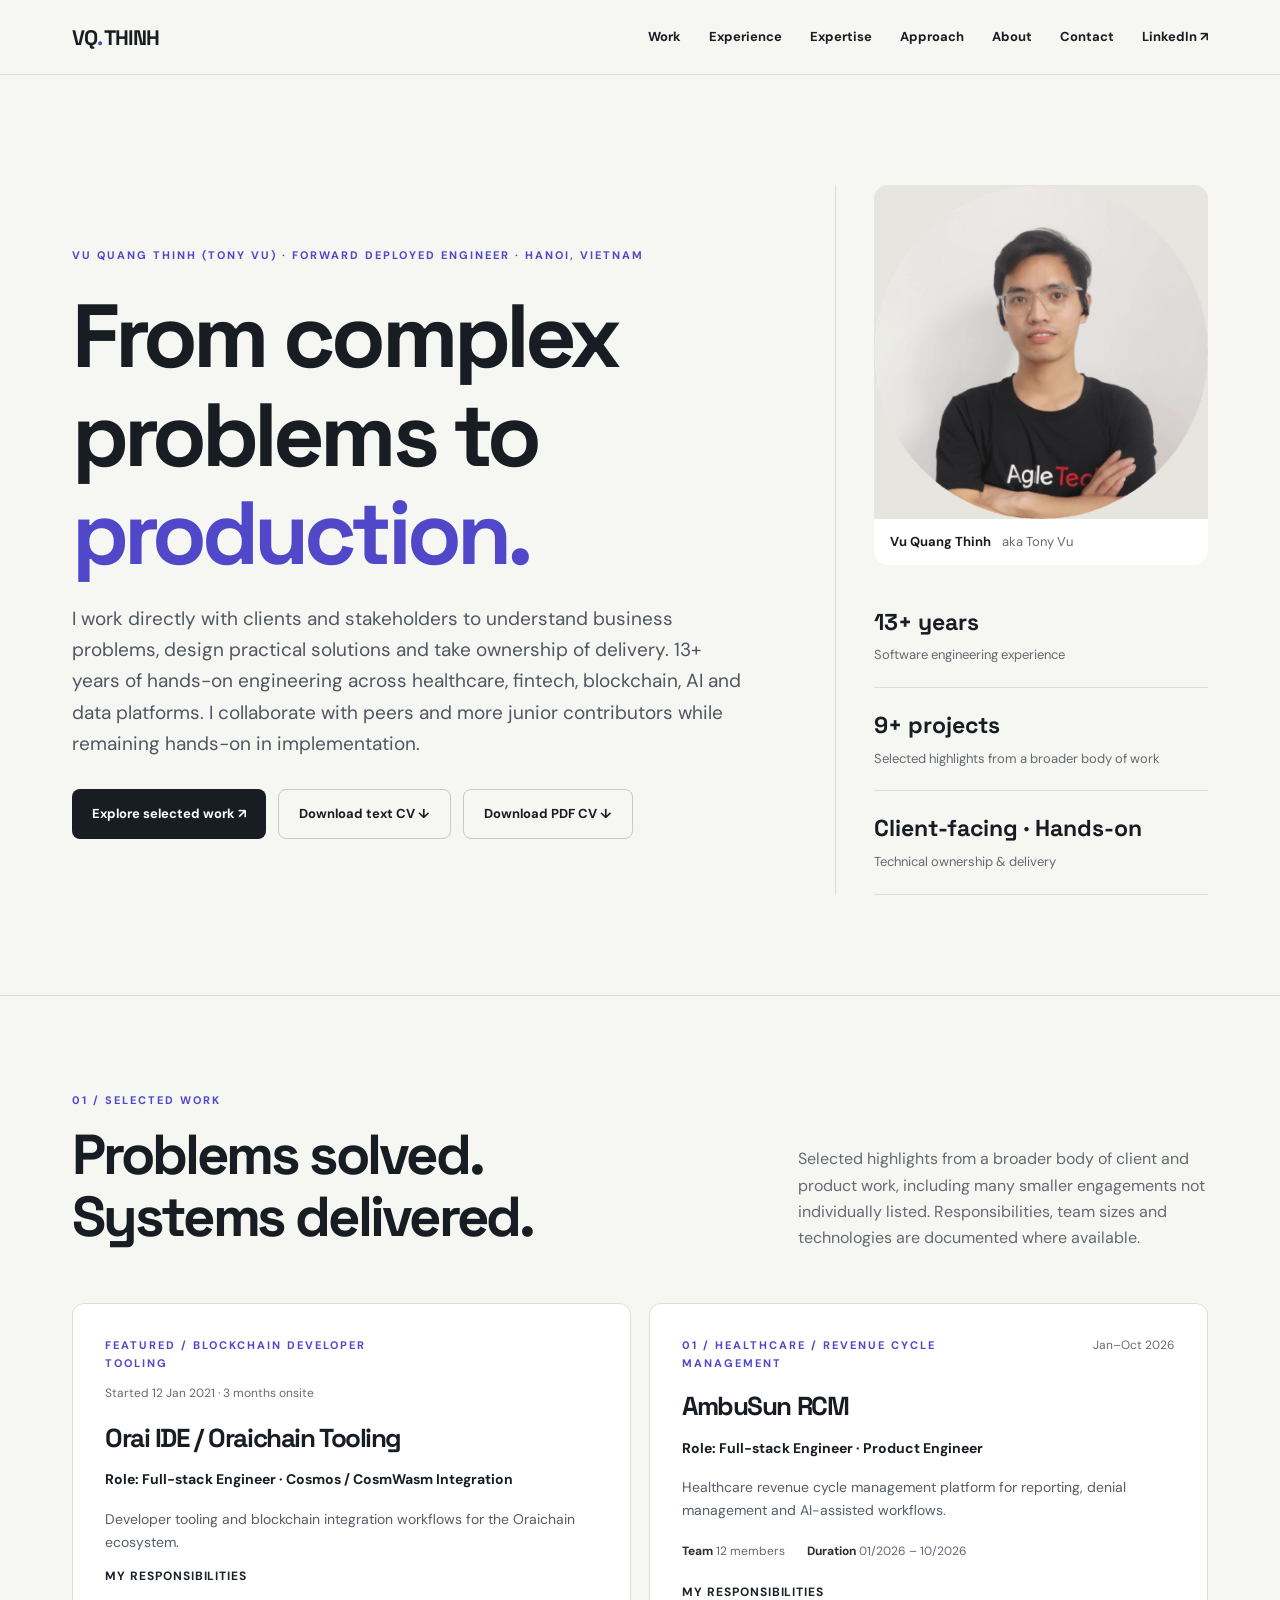
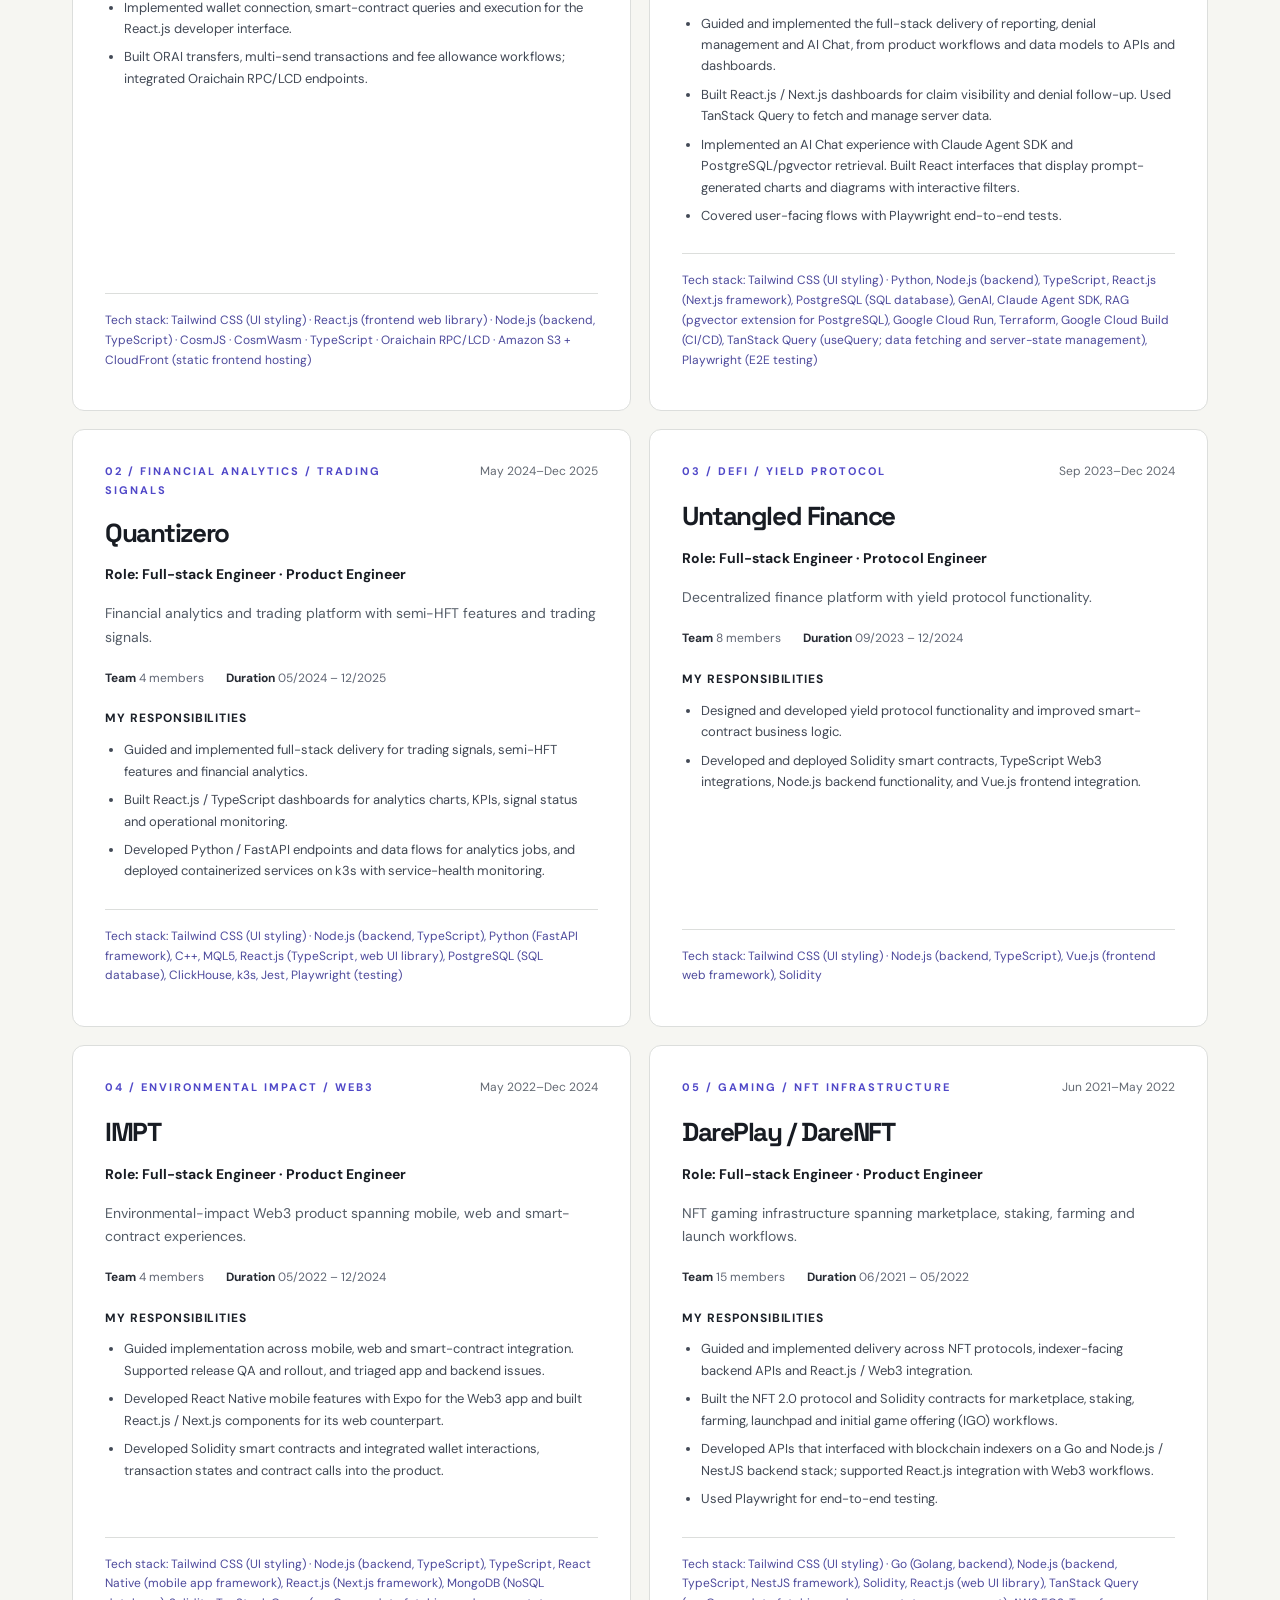
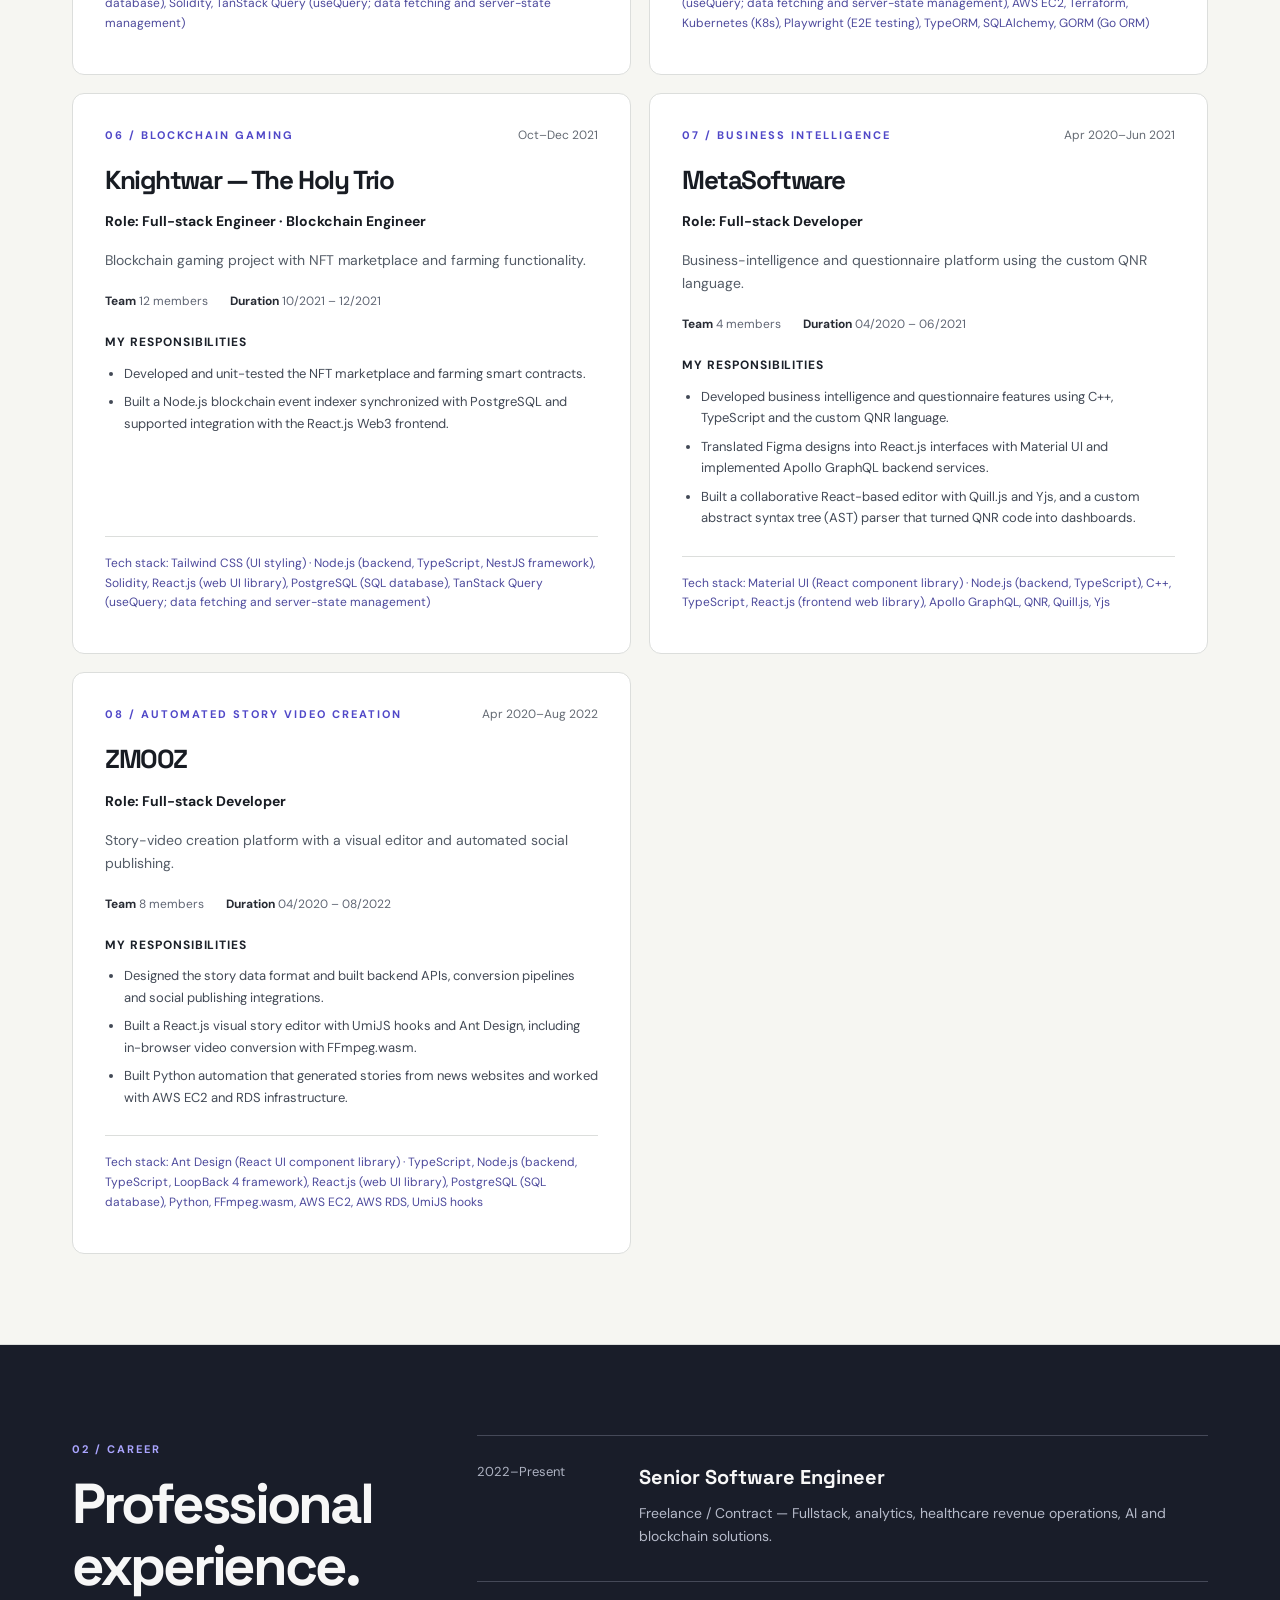
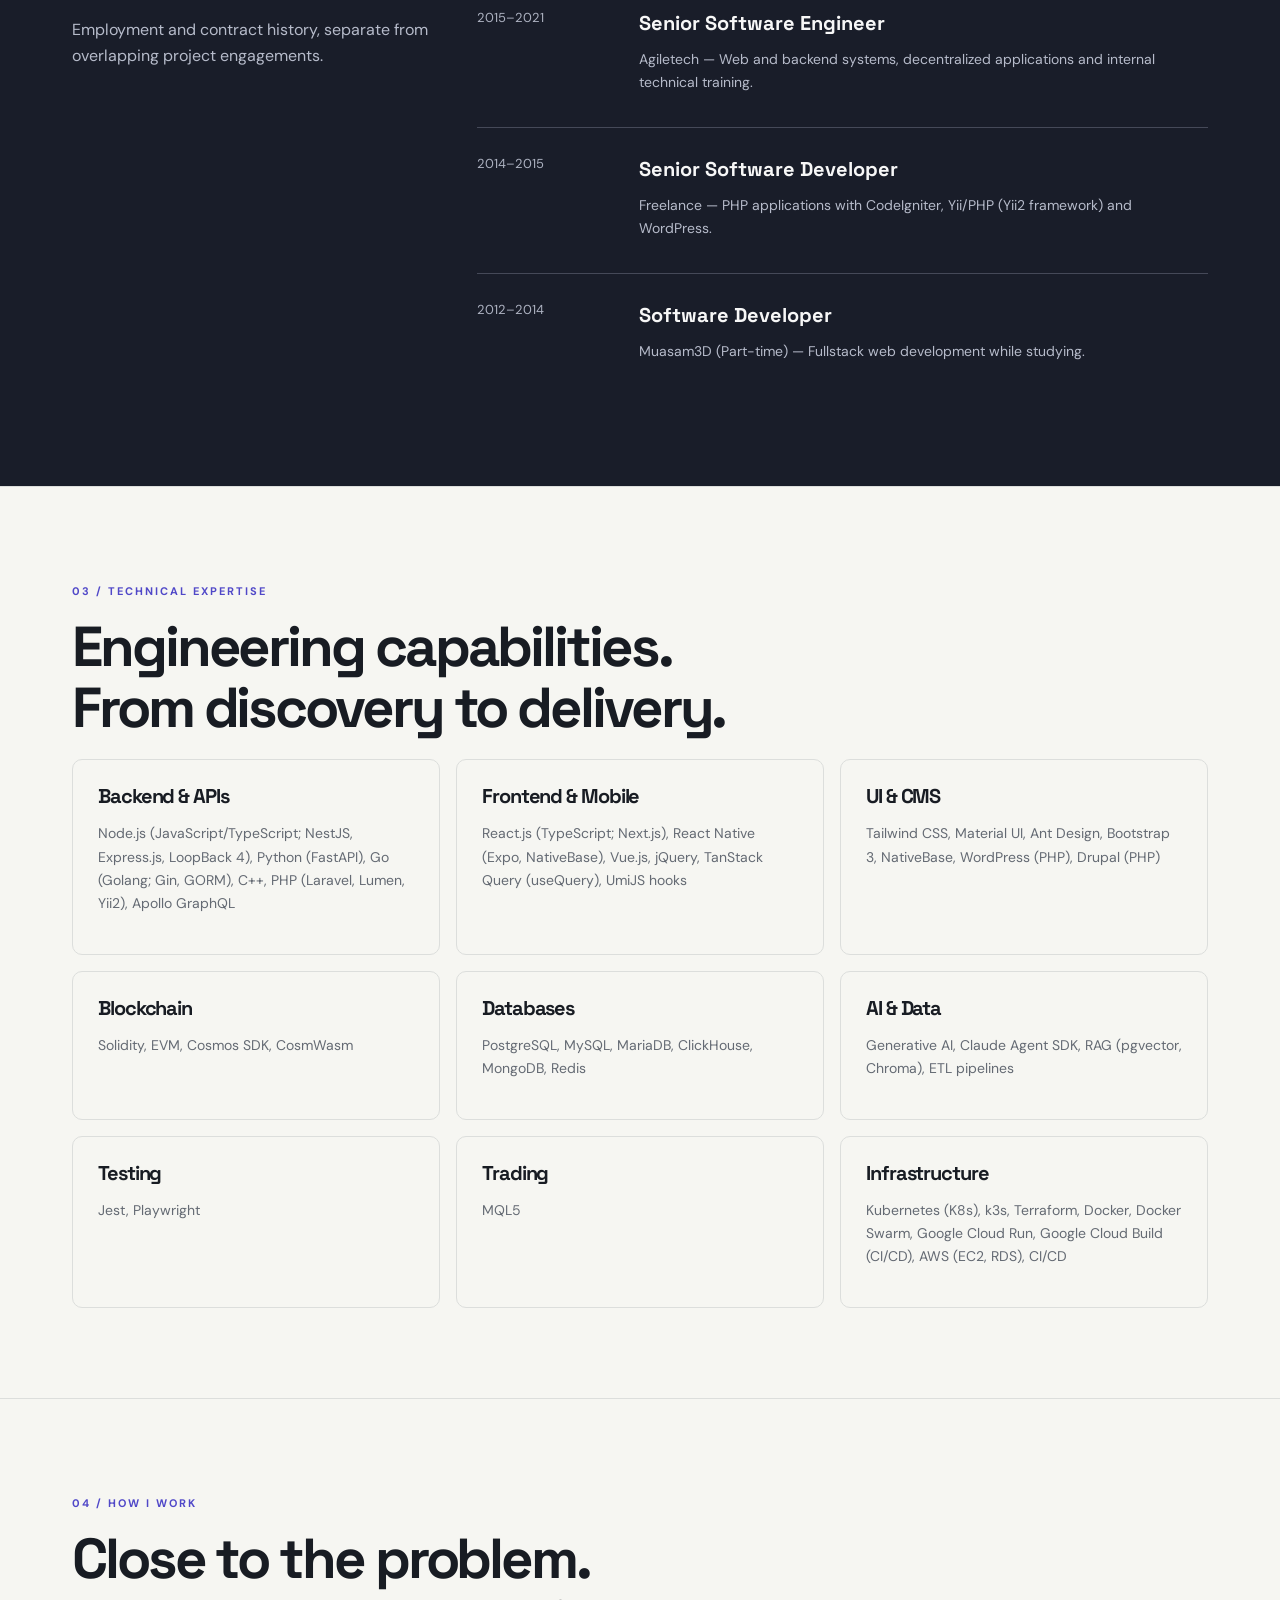
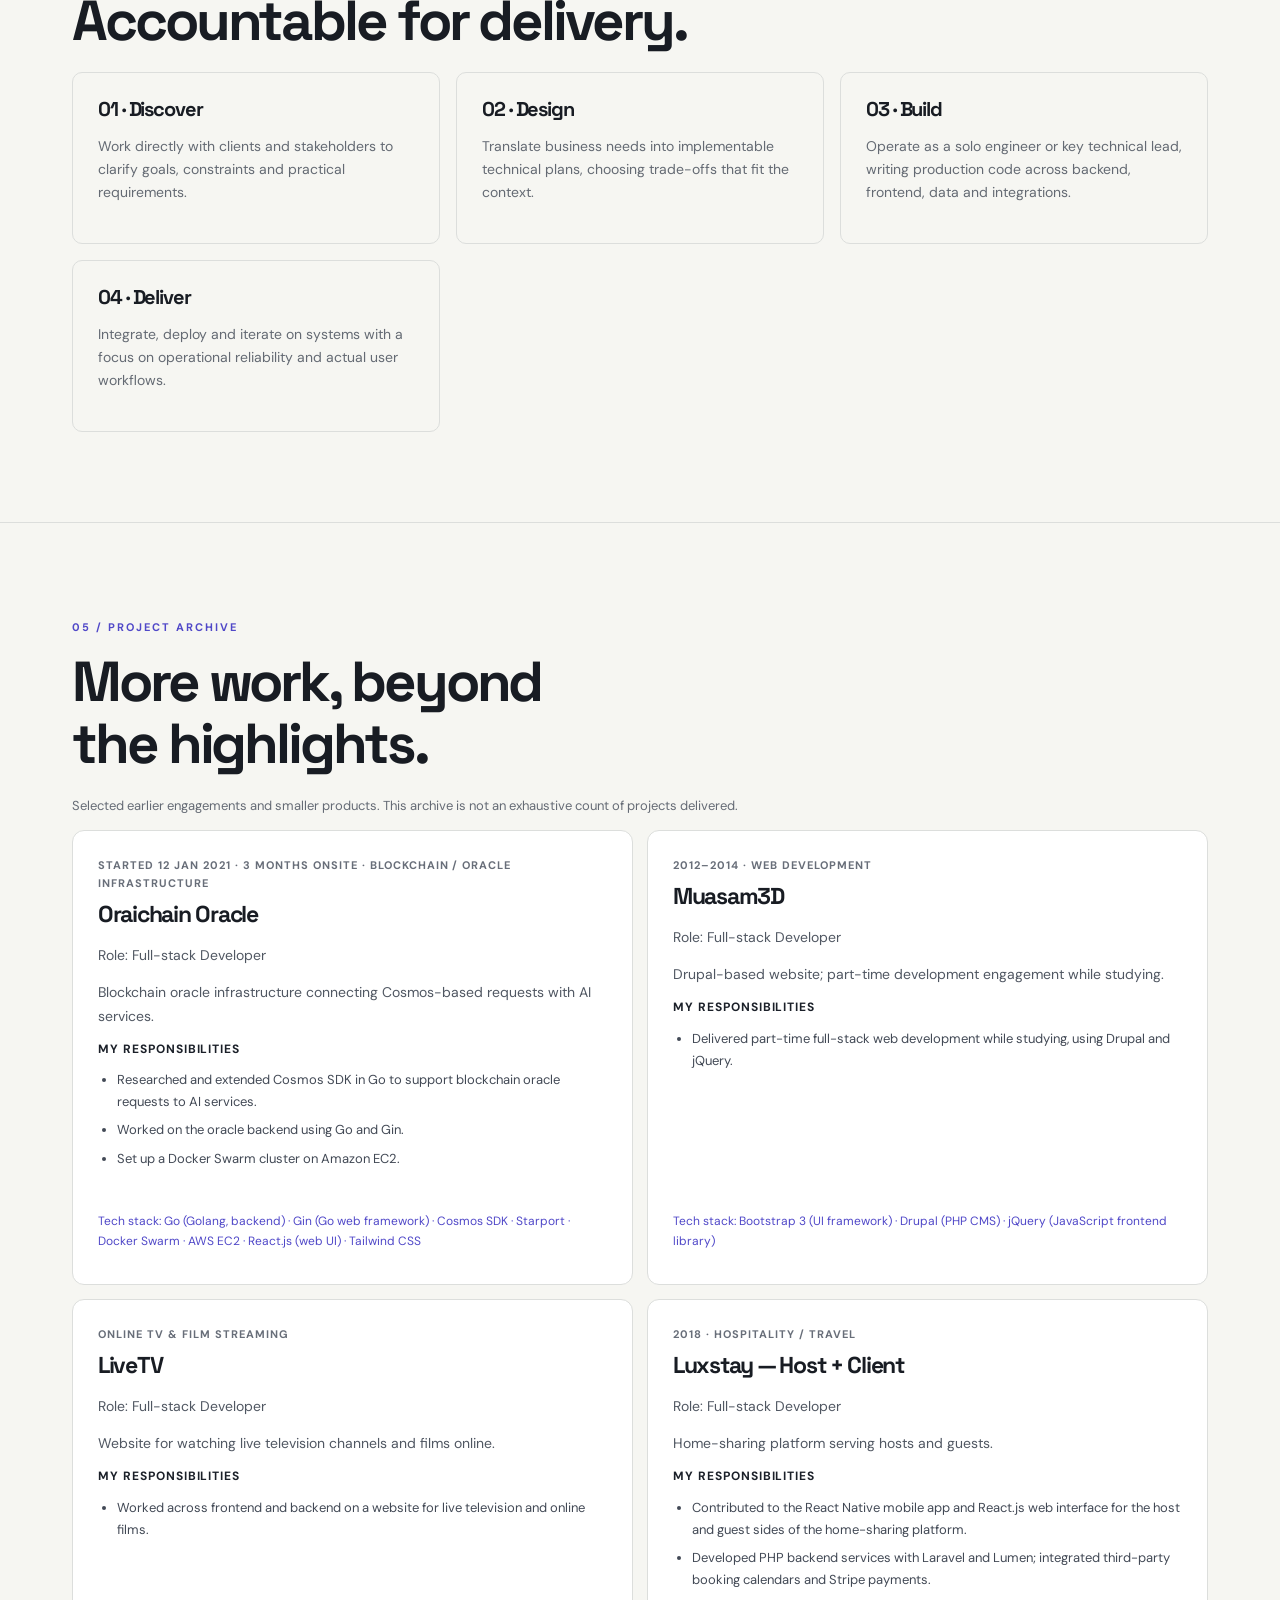
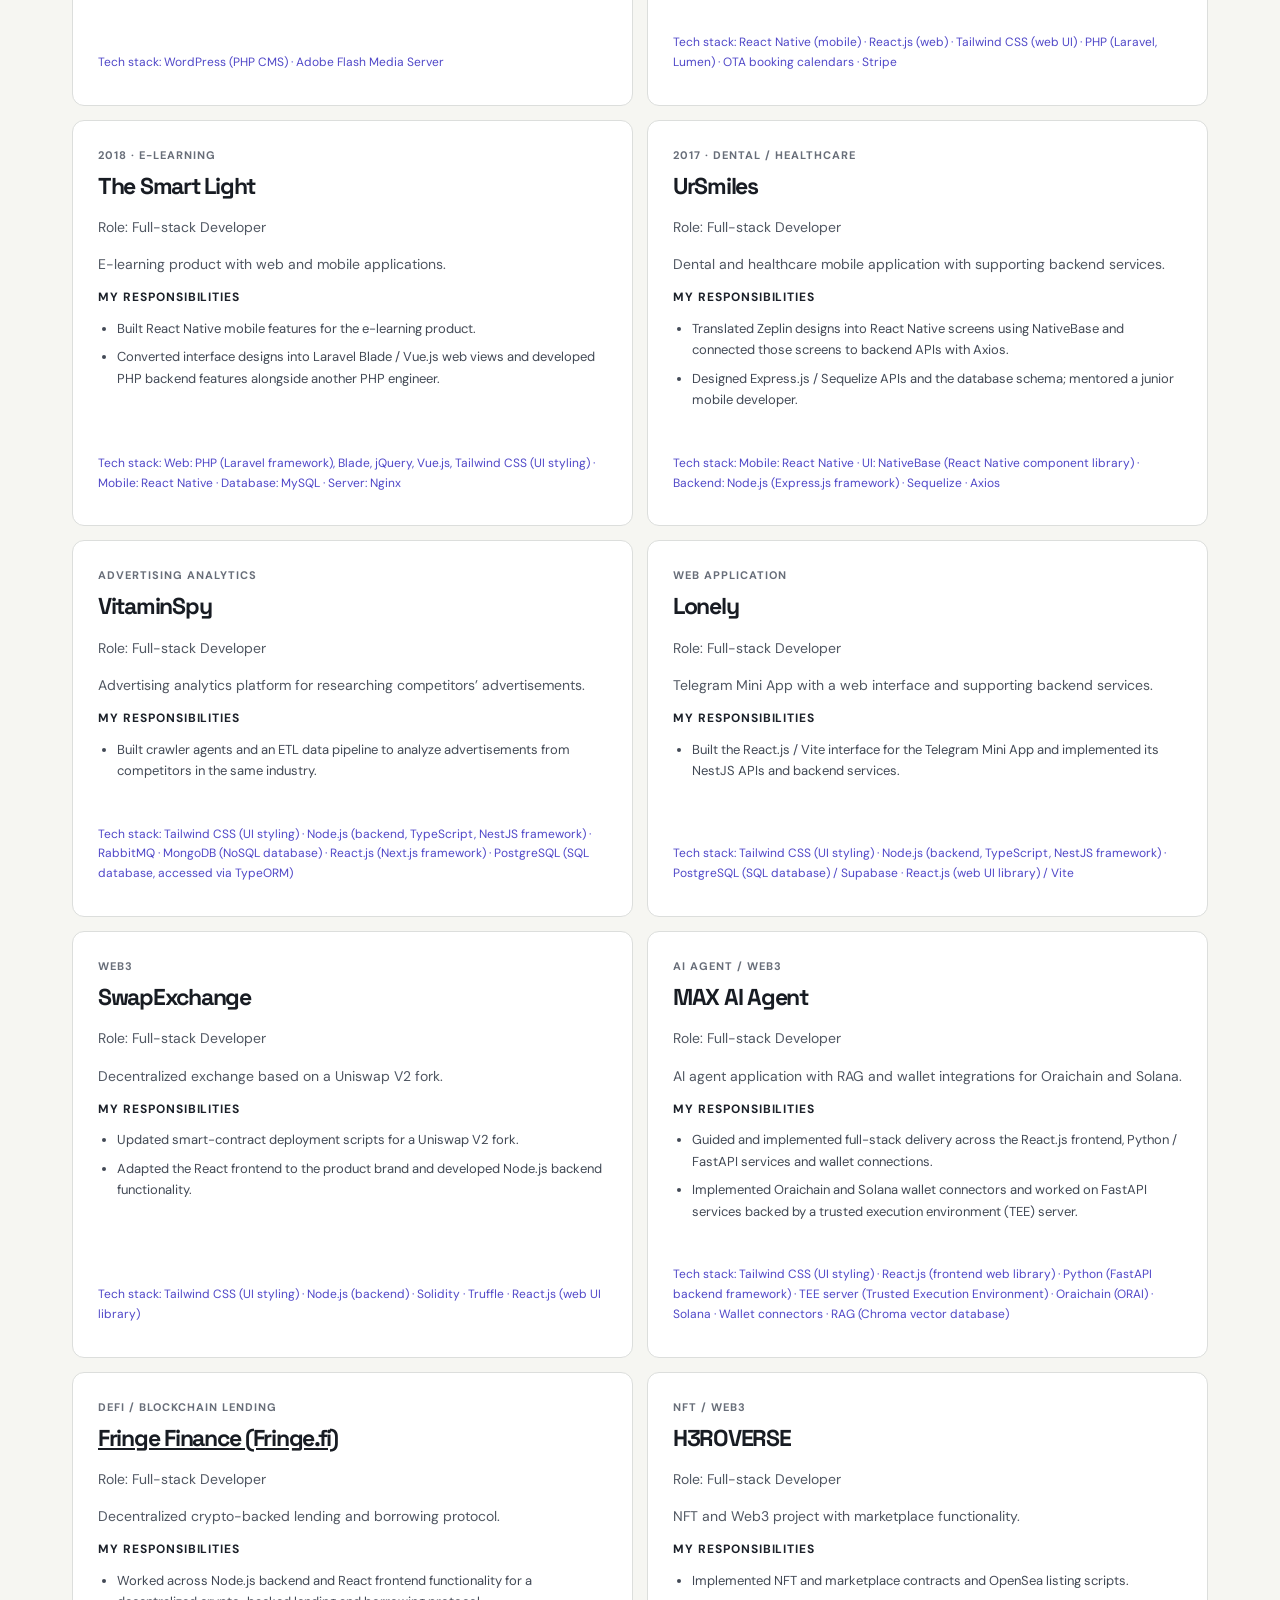
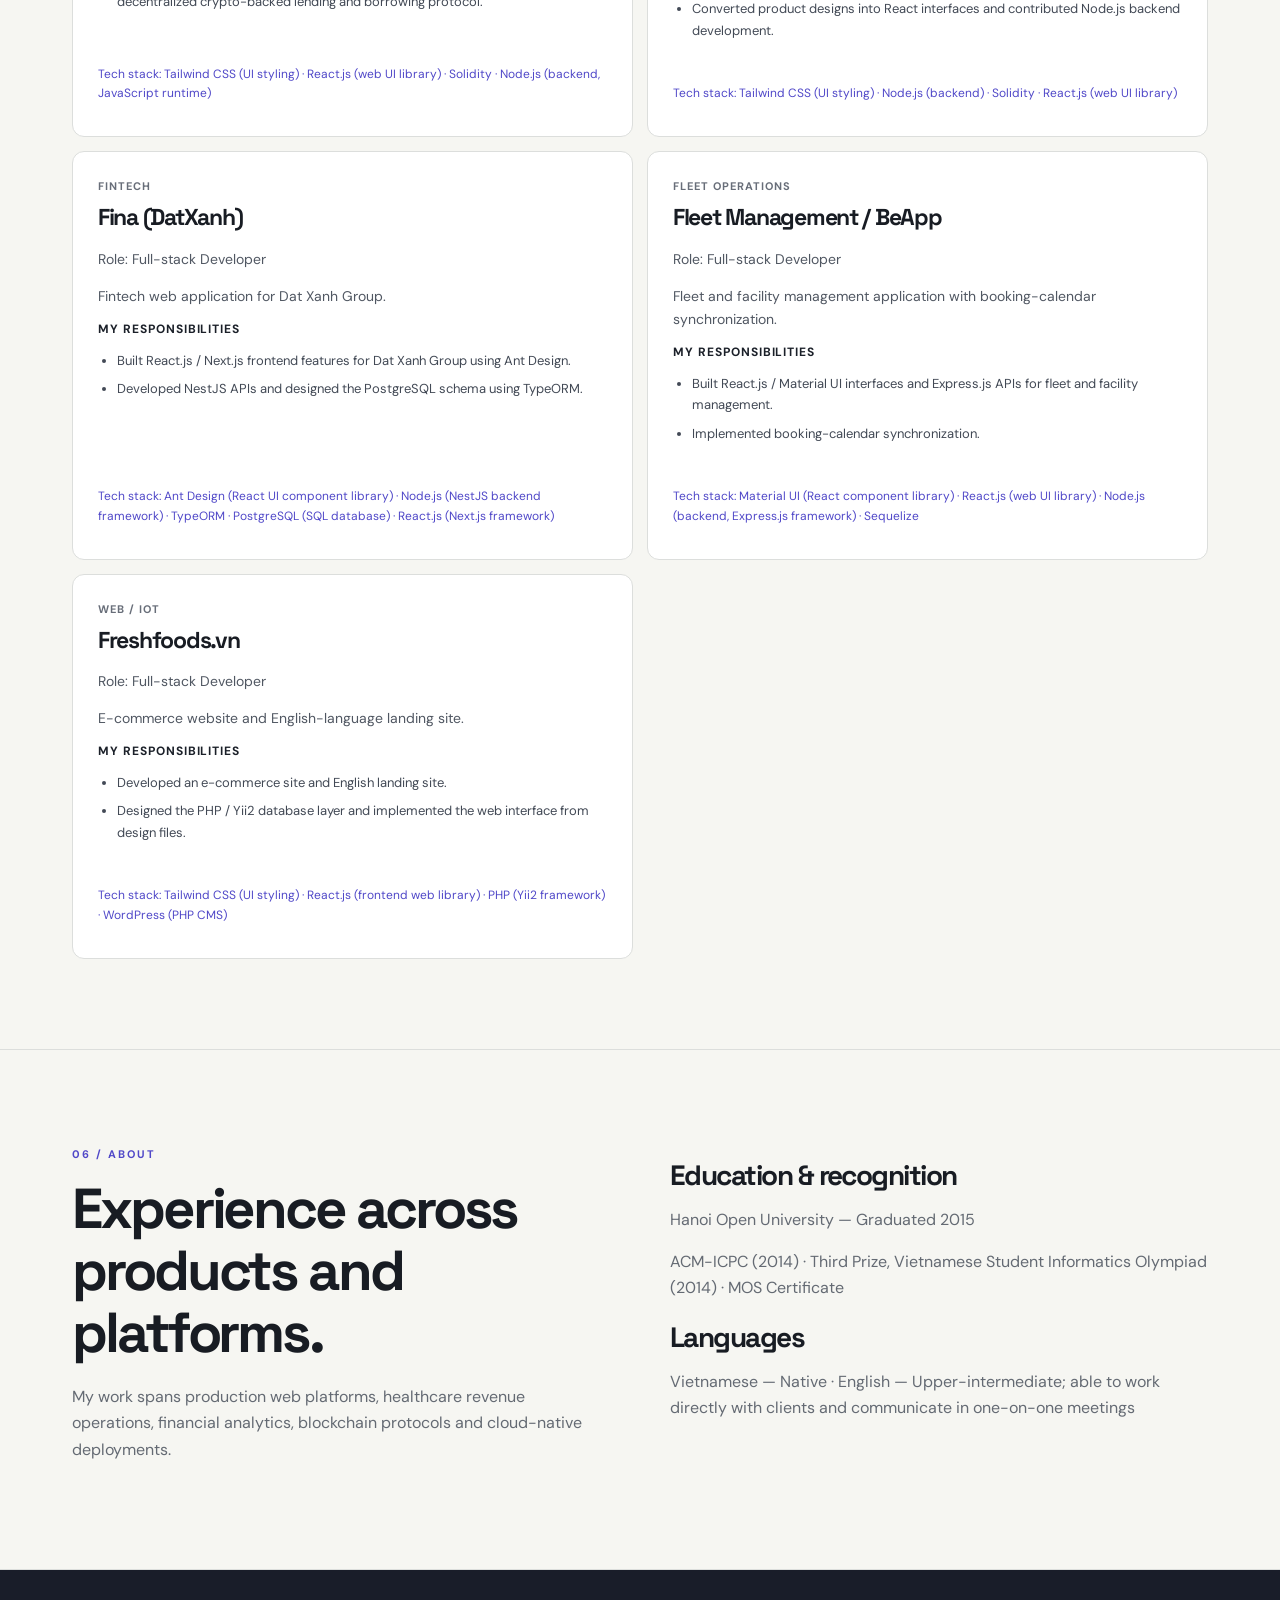
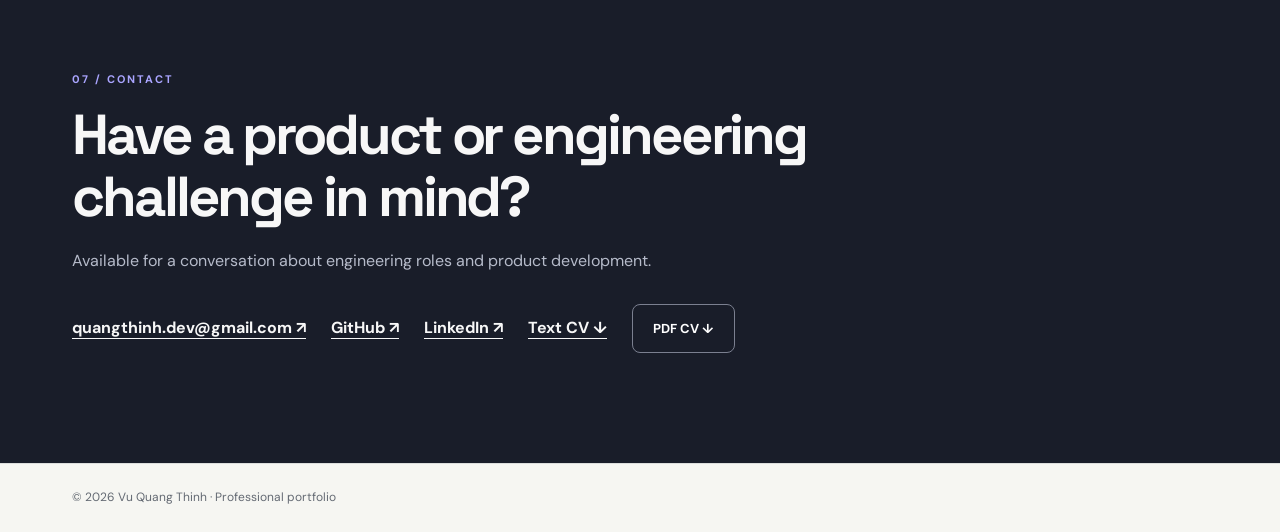
<file: index.html>
<!doctype html><html lang="en"><head><meta charset="utf-8"><meta name="viewport" content="width=device-width,initial-scale=1"><meta name="theme-color" content="#f6f6f2"><meta name="description" content="Vu Quang Thinh — Forward Deployed Engineer and Product Engineer. 13+ years bridging client needs and production engineering across AI, fintech, healthcare and blockchain."><link rel="canonical" href="https://vuquangthinh.github.io/"><link rel="icon" href="/favicon.ico"><meta property="og:type" content="website"><meta property="og:title" content="Vu Quang Thinh — Forward Deployed Engineer"><meta property="og:description" content="Client-facing engineering, solution architecture and production delivery."><title>Vu Quang Thinh — Forward Deployed Engineer</title><style>
@import url('https://fonts.googleapis.com/css2?family=DM+Sans:wght@400;500;600;700&family=Space+Grotesk:wght@400;500;600;700&display=swap');
:root{--bg:#f6f6f2;--ink:#181c23;--muted:#646a73;--line:#dcdedc;--accent:#5048c8;--dark:#191d29}*{box-sizing:border-box}html{scroll-behavior:smooth}body{margin:0;background:var(--bg);color:var(--ink);font-family:'DM Sans',sans-serif;line-height:1.65}a{color:inherit}a:focus-visible,button:focus-visible{outline:3px solid var(--accent);outline-offset:4px}.wrap{max-width:1200px;margin:auto;padding:0 32px}.nav{border-bottom:1px solid var(--line);background:rgba(246,246,242,.94);position:sticky;top:0;z-index:10;backdrop-filter:blur(14px)}.navin{height:74px;display:flex;align-items:center;justify-content:space-between;gap:20px}.brand{font:700 21px 'Space Grotesk',sans-serif;text-decoration:none;letter-spacing:-1px}.links{display:flex;gap:28px;align-items:center}.links a{text-decoration:none;font-size:13px;font-weight:700}.links a:hover,.textlink:hover{color:var(--accent)}.button{display:inline-flex;align-items:center;justify-content:center;padding:13px 20px;background:var(--ink);color:white;text-decoration:none;border-radius:8px;font-size:13px;font-weight:700;transition:transform .2s}.button:hover{transform:translateY(-2px)}.button.secondary{background:transparent;color:var(--ink);border:1px solid #c7c9cd}.hero{padding:110px 0 100px;display:grid;grid-template-columns:1.3fr .7fr;gap:70px;align-items:center}.eyebrow,.kicker,.index{font-size:11px;font-weight:700;text-transform:uppercase;letter-spacing:2px;color:var(--accent)}h1,h2,h3{font-family:'Space Grotesk',sans-serif;letter-spacing:-.055em;line-height:1.1}h1{font-size:clamp(54px,7vw,94px);margin:20px 0}h2{font-size:clamp(35px,4.4vw,57px);margin:12px 0 20px}h3{font-size:28px;margin:20px 0 8px}.lead{font-size:19px;color:#505762;max-width:670px}.actions{display:flex;gap:12px;flex-wrap:wrap;margin-top:30px}.hero-aside{border-left:1px solid var(--line);padding-left:38px}.hero-aside div{padding:19px 0;border-bottom:1px solid var(--line)}.hero-aside strong{display:block;font-size:23px;font-family:'Space Grotesk'}.hero-aside span{font-size:13px;color:var(--muted)}section{padding:90px 0;border-top:1px solid var(--line)}.sectionhead{display:flex;justify-content:space-between;align-items:end;gap:30px;margin-bottom:35px}.sectionhead p{max-width:410px;color:var(--muted)}.projects{display:grid;grid-template-columns:repeat(2,minmax(0,1fr));gap:18px}.project{padding:32px;background:#fff;border:1px solid var(--line);border-radius:12px;display:flex;flex-direction:column;min-height:300px;transition:border-color .2s,transform .2s}.project:hover{border-color:#9e9be5;transform:translateY(-3px)}.project-top{display:flex;justify-content:space-between;gap:12px;flex-wrap:wrap}.date{font-size:12px;color:var(--muted)}.project>p{font-size:14px;color:#545c67;margin:8px 0}.project .role{font-weight:700;color:var(--ink)}.project .stack{border-top:1px solid var(--line);padding-top:17px;margin-top:auto;font-size:12px;color:#4d4a9c}.dark{background:var(--dark);color:#f7f7f7}.dark .kicker{color:#aaa5ff}.dark .sectionhead p{color:#aeb4c2}.timeline{display:grid;grid-template-columns:1fr 2fr;gap:40px}.timeline-item{display:grid;grid-template-columns:140px 1fr;gap:22px;border-top:1px solid #454958;padding:25px 0}.timeline-item .period{color:#adb2c1;font-size:13px}.timeline-item strong{font-family:'Space Grotesk';font-size:20px}.timeline-item p{color:#b6bbca;font-size:14px;margin:8px 0}.expertise{display:grid;grid-template-columns:repeat(3,1fr);gap:16px}.expertise article{padding:25px;border:1px solid var(--line);border-radius:10px}.expertise h3{font-size:20px;margin:0 0 15px}.expertise p{font-size:14px;color:var(--muted)}.additional{columns:2;column-gap:50px}.additional p{margin:0;padding:12px 0;border-bottom:1px solid var(--line);break-inside:avoid;font-size:14px}.aboutgrid{display:grid;grid-template-columns:1fr 1fr;gap:60px}.aboutgrid p{color:var(--muted)}.contact{padding:95px 0 110px}.contact h2{max-width:800px}.contactlinks{display:flex;gap:25px;flex-wrap:wrap;margin-top:30px}.contactlinks a{font-weight:700;text-underline-offset:5px}.footer{padding:24px 0;border-top:1px solid var(--line);font-size:12px;color:var(--muted)}@media(max-width:850px){.hero{grid-template-columns:1fr;gap:35px;padding:75px 0}.hero-aside{display:grid;grid-template-columns:repeat(3,1fr);gap:16px;border-left:0;padding-left:0}.hero-aside div{border-top:1px solid var(--line)}.links{gap:13px}.timeline{grid-template-columns:1fr}.expertise{grid-template-columns:repeat(2,1fr)}}@media(max-width:600px){.wrap{padding:0 20px}.navin{height:auto;min-height:70px;flex-wrap:wrap;padding-top:14px;padding-bottom:14px}.links{width:100%;justify-content:space-between}.links a{font-size:12px}.links a:last-child{display:none}.hero{padding:60px 0}.hero-aside{grid-template-columns:1fr}.hero-aside div{padding:10px 0}.projects,.expertise,.aboutgrid{grid-template-columns:1fr}.additional{columns:1}.timeline-item{grid-template-columns:1fr;gap:5px}.sectionhead{display:block}section{padding:65px 0}.project{min-height:0}}@media(prefers-reduced-motion:reduce){html{scroll-behavior:auto}*,*:before,*:after{transition:none!important;animation:none!important}}
.cv-meta{display:flex;flex-wrap:wrap;gap:8px 22px;font-size:12px;color:#606674;margin:12px 0 16px}.cv-meta b{color:#272b34}.contributions{font-size:13px;line-height:1.65;color:#424955;margin:5px 0 20px}.contributions strong{display:block;color:#1b2029;font-size:12px;text-transform:uppercase;letter-spacing:.08em}.contributions ul{margin:10px 0 0;padding-left:19px}.contributions li{margin:0 0 7px}.project{min-height:0}.project h3{font-size:26px}.cv-note{font-size:13px;color:#656b75;max-width:700px}.project .stack{margin-top:auto}.cv-details{padding:28px;background:#fff;border:1px solid var(--line);border-radius:12px}.cv-details h3{margin:0 0 14px;font-size:22px}.cv-details p{margin:9px 0;color:#565d69}.project-top .index{max-width:65%}@media(min-width:900px){.projects .project:first-child,.projects .project:nth-child(2){grid-column:span 1}}.button{border:0;cursor:pointer;font-family:inherit}.button.secondary{border:1px solid #c7c9cd}.contact .button.secondary{color:#fff;border-color:#7b8090}.contactlinks{align-items:center}@media(max-width:600px){.links{flex-wrap:wrap;justify-content:flex-start;gap:12px 18px}.links a:last-child{display:inline}} .hero-portrait{margin:0 0 20px;position:relative;overflow:hidden;border-radius:14px;background:#e6e5e0}.hero-portrait img{width:100%;height:auto;aspect-ratio:1/1;object-fit:cover;object-position:center 30%;display:block}.hero-portrait figcaption{padding:12px 16px;font-size:13px;font-weight:700;background:#fff}.hero-portrait figcaption span{color:var(--muted);font-weight:400;margin-left:8px}@media(max-width:850px){.hero-portrait{grid-column:1/-1;max-width:360px}}.archive-grid{display:grid;grid-template-columns:repeat(2,minmax(0,1fr));gap:14px}.archive-card{background:#fff;border:1px solid var(--line);border-radius:12px;padding:25px;display:flex;flex-direction:column}.archive-card h3{font-size:23px;margin:10px 0}.archive-card>p{font-size:14px;color:#505762;margin:7px 0}.archive-card .stack{margin-top:auto;padding-top:16px;font-size:12px;color:#5048c8}.archive-meta{font-size:11px;letter-spacing:.09em;text-transform:uppercase;color:#686e79;font-weight:700}@media(max-width:650px){.archive-grid{grid-template-columns:1fr}}</style></head><body>
<header class="nav"><div class="wrap navin"><a class="brand" href="#top">VQ<span style="color:var(--accent)">.</span> THINH</a><nav class="links" aria-label="Primary"><a href="#work">Work</a><a href="#experience">Experience</a><a href="#expertise">Expertise</a><a href="#approach">Approach</a><a href="#about">About</a><a href="#contact">Contact</a><a href="https://www.linkedin.com/in/vuquangthinh" target="_blank" rel="noopener noreferrer" aria-label="LinkedIn profile">LinkedIn ↗</a></nav></div></header>
<main id="top"><div class="wrap"><div class="hero"><div><span class="eyebrow">Vu Quang Thinh (Tony Vu) · Forward Deployed Engineer · Hanoi, Vietnam</span><h1>From complex<br>problems to<br><span style="color:var(--accent)">production.</span></h1><p class="lead">I work directly with clients and stakeholders to understand business problems, design practical solutions and take ownership of delivery. 13+ years of hands-on engineering across healthcare, fintech, blockchain, AI and data platforms. I collaborate with peers and more junior contributors while remaining hands-on in implementation.</p><div class="actions"><a class="button" href="#work">Explore selected work ↗</a><a class="button secondary" href="/resume.txt?v=8f56be0a" download="Vu_Quang_Thinh_Resume.txt">Download text CV ↓</a><a class="button secondary" href="/assets/Tony_CV.pdf?v=8f56be0a" download="Vu_Quang_Thinh_CV.pdf">Download PDF CV ↓</a></div></div><aside class="hero-aside" aria-label="Profile highlights"><figure class="hero-portrait"><img src="/assets/images/resume-profile.png" alt="Portrait of Vu Quang Thinh (Tony Vu)" width="480" height="480" loading="eager" decoding="async" onerror="this.closest('figure').style.display='none'"><figcaption>Vu Quang Thinh <span>aka Tony Vu</span></figcaption></figure><div><strong>13+ years</strong><span>Software engineering experience</span></div><div><strong>9+ projects</strong><span>Selected highlights from a broader body of work</span></div><div><strong>Client-facing · Hands-on</strong><span>Technical ownership & delivery</span></div></aside></div></div>
<section id="work"><div class="wrap"><div class="sectionhead"><div><span class="kicker">01 / Selected work</span><h2>Problems solved.<br>Systems delivered.</h2></div><p>Selected highlights from a broader body of client and product work, including many smaller engagements not individually listed. Responsibilities, team sizes and technologies are documented where available.</p></div><div class="projects"><article class="project" id="project-orai-ide"><div class="project-top"><span class="index">Featured / Blockchain Developer Tooling</span><span class="date">Started 12 Jan 2021 · 3 months onsite</span></div><h3>Orai IDE / Oraichain Tooling</h3><p class="role">Role: Full-stack Engineer · Cosmos / CosmWasm Integration</p><p>Developer tooling and blockchain integration workflows for the Oraichain ecosystem.</p><div class="contributions"><strong>My responsibilities</strong><ul><li>Implemented wallet connection, smart-contract queries and execution for the React.js developer interface.</li><li>Built ORAI transfers, multi-send transactions and fee allowance workflows; integrated Oraichain RPC/LCD endpoints.</li></ul></div><p class="stack">Tech stack: Tailwind CSS (UI styling) · React.js (frontend web library) · Node.js (backend, TypeScript) · CosmJS · CosmWasm · TypeScript · Oraichain RPC/LCD · Amazon S3 + CloudFront (static frontend hosting)</p></article><article class="project" id="project-1"><div class="project-top"><span class="index">01 / Healthcare / Revenue Cycle Management</span><span class="date">Jan–Oct 2026</span></div><h3>AmbuSun RCM</h3><p class="role">Role: Full-stack Engineer · Product Engineer</p><p>Healthcare revenue cycle management platform for reporting, denial management and AI-assisted workflows.</p><div class="cv-meta"><span><b>Team</b> 12 members</span><span><b>Duration</b> 01/2026 – 10/2026</span></div><div class="contributions"><strong>My responsibilities</strong><ul><li>Guided and implemented the full-stack delivery of reporting, denial management and AI Chat, from product workflows and data models to APIs and dashboards.</li><li>Built React.js / Next.js dashboards for claim visibility and denial follow-up. Used TanStack Query to fetch and manage server data.</li><li>Implemented an AI Chat experience with Claude Agent SDK and PostgreSQL/pgvector retrieval. Built React interfaces that display prompt-generated charts and diagrams with interactive filters.</li><li>Covered user-facing flows with Playwright end-to-end tests.</li></ul></div><p class="stack">Tech stack: Tailwind CSS (UI styling) · Python, Node.js (backend), TypeScript, React.js (Next.js framework), PostgreSQL (SQL database), GenAI, Claude Agent SDK, RAG (pgvector extension for PostgreSQL), Google Cloud Run, Terraform, Google Cloud Build (CI/CD), TanStack Query (useQuery; data fetching and server-state management), Playwright (E2E testing)</p></article><article class="project" id="project-2"><div class="project-top"><span class="index">02 / Financial Analytics / Trading Signals</span><span class="date">May 2024–Dec 2025</span></div><h3>Quantizero</h3><p class="role">Role: Full-stack Engineer · Product Engineer</p><p>Financial analytics and trading platform with semi-HFT features and trading signals.</p><div class="cv-meta"><span><b>Team</b> 4 members</span><span><b>Duration</b> 05/2024 – 12/2025</span></div><div class="contributions"><strong>My responsibilities</strong><ul><li>Guided and implemented full-stack delivery for trading signals, semi-HFT features and financial analytics.</li><li>Built React.js / TypeScript dashboards for analytics charts, KPIs, signal status and operational monitoring.</li><li>Developed Python / FastAPI endpoints and data flows for analytics jobs, and deployed containerized services on k3s with service-health monitoring.</li></ul></div><p class="stack">Tech stack: Tailwind CSS (UI styling) · Node.js (backend, TypeScript), Python (FastAPI framework), C++, MQL5, React.js (TypeScript, web UI library), PostgreSQL (SQL database), ClickHouse, k3s, Jest, Playwright (testing)</p></article><article class="project" id="project-3"><div class="project-top"><span class="index">03 / DeFi / Yield Protocol</span><span class="date">Sep 2023–Dec 2024</span></div><h3>Untangled Finance</h3><p class="role">Role: Full-stack Engineer · Protocol Engineer</p><p>Decentralized finance platform with yield protocol functionality.</p><div class="cv-meta"><span><b>Team</b> 8 members</span><span><b>Duration</b> 09/2023 – 12/2024</span></div><div class="contributions"><strong>My responsibilities</strong><ul><li>Designed and developed yield protocol functionality and improved smart-contract business logic.</li><li>Developed and deployed Solidity smart contracts, TypeScript Web3 integrations, Node.js backend functionality, and Vue.js frontend integration.</li></ul></div><p class="stack">Tech stack: Tailwind CSS (UI styling) · Node.js (backend, TypeScript), Vue.js (frontend web framework), Solidity</p></article><article class="project" id="project-4"><div class="project-top"><span class="index">04 / Environmental Impact / Web3</span><span class="date">May 2022–Dec 2024</span></div><h3>IMPT</h3><p class="role">Role: Full-stack Engineer · Product Engineer</p><p>Environmental-impact Web3 product spanning mobile, web and smart-contract experiences.</p><div class="cv-meta"><span><b>Team</b> 4 members</span><span><b>Duration</b> 05/2022 – 12/2024</span></div><div class="contributions"><strong>My responsibilities</strong><ul><li>Guided implementation across mobile, web and smart-contract integration. Supported release QA and rollout, and triaged app and backend issues.</li><li>Developed React Native mobile features with Expo for the Web3 app and built React.js / Next.js components for its web counterpart.</li><li>Developed Solidity smart contracts and integrated wallet interactions, transaction states and contract calls into the product.</li></ul></div><p class="stack">Tech stack: Tailwind CSS (UI styling) · Node.js (backend, TypeScript), TypeScript, React Native (mobile app framework), React.js (Next.js framework), MongoDB (NoSQL database), Solidity, TanStack Query (useQuery; data fetching and server-state management)</p></article><article class="project" id="project-5"><div class="project-top"><span class="index">05 / Gaming / NFT Infrastructure</span><span class="date">Jun 2021–May 2022</span></div><h3>DarePlay / DareNFT</h3><p class="role">Role: Full-stack Engineer · Product Engineer</p><p>NFT gaming infrastructure spanning marketplace, staking, farming and launch workflows.</p><div class="cv-meta"><span><b>Team</b> 15 members</span><span><b>Duration</b> 06/2021 – 05/2022</span></div><div class="contributions"><strong>My responsibilities</strong><ul><li>Guided and implemented delivery across NFT protocols, indexer-facing backend APIs and React.js / Web3 integration.</li><li>Built the NFT 2.0 protocol and Solidity contracts for marketplace, staking, farming, launchpad and initial game offering (IGO) workflows.</li><li>Developed APIs that interfaced with blockchain indexers on a Go and Node.js / NestJS backend stack; supported React.js integration with Web3 workflows.</li><li>Used Playwright for end-to-end testing.</li></ul></div><p class="stack">Tech stack: Tailwind CSS (UI styling) · Go (Golang, backend), Node.js (backend, TypeScript, NestJS framework), Solidity, React.js (web UI library), TanStack Query (useQuery; data fetching and server-state management), AWS EC2, Terraform, Kubernetes (K8s), Playwright (E2E testing), TypeORM, SQLAlchemy, GORM (Go ORM)</p></article><article class="project" id="project-6"><div class="project-top"><span class="index">06 / Blockchain Gaming</span><span class="date">Oct–Dec 2021</span></div><h3>Knightwar — The Holy Trio</h3><p class="role">Role: Full-stack Engineer · Blockchain Engineer</p><p>Blockchain gaming project with NFT marketplace and farming functionality.</p><div class="cv-meta"><span><b>Team</b> 12 members</span><span><b>Duration</b> 10/2021 – 12/2021</span></div><div class="contributions"><strong>My responsibilities</strong><ul><li>Developed and unit-tested the NFT marketplace and farming smart contracts.</li><li>Built a Node.js blockchain event indexer synchronized with PostgreSQL and supported integration with the React.js Web3 frontend.</li></ul></div><p class="stack">Tech stack: Tailwind CSS (UI styling) · Node.js (backend, TypeScript, NestJS framework), Solidity, React.js (web UI library), PostgreSQL (SQL database), TanStack Query (useQuery; data fetching and server-state management)</p></article><article class="project" id="project-7"><div class="project-top"><span class="index">07 / Business Intelligence</span><span class="date">Apr 2020–Jun 2021</span></div><h3>MetaSoftware</h3><p class="role">Role: Full-stack Developer</p><p>Business-intelligence and questionnaire platform using the custom QNR language.</p><div class="cv-meta"><span><b>Team</b> 4 members</span><span><b>Duration</b> 04/2020 – 06/2021</span></div><div class="contributions"><strong>My responsibilities</strong><ul><li>Developed business intelligence and questionnaire features using C++, TypeScript and the custom QNR language.</li><li>Translated Figma designs into React.js interfaces with Material UI and implemented Apollo GraphQL backend services.</li><li>Built a collaborative React-based editor with Quill.js and Yjs, and a custom abstract syntax tree (AST) parser that turned QNR code into dashboards.</li></ul></div><p class="stack">Tech stack: Material UI (React component library) · Node.js (backend, TypeScript), C++, TypeScript, React.js (frontend web library), Apollo GraphQL, QNR, Quill.js, Yjs</p></article><article class="project" id="project-8"><div class="project-top"><span class="index">08 / Automated Story Video Creation</span><span class="date">Apr 2020–Aug 2022</span></div><h3>ZMOOZ</h3><p class="role">Role: Full-stack Developer</p><p>Story-video creation platform with a visual editor and automated social publishing.</p><div class="cv-meta"><span><b>Team</b> 8 members</span><span><b>Duration</b> 04/2020 – 08/2022</span></div><div class="contributions"><strong>My responsibilities</strong><ul><li>Designed the story data format and built backend APIs, conversion pipelines and social publishing integrations.</li><li>Built a React.js visual story editor with UmiJS hooks and Ant Design, including in-browser video conversion with FFmpeg.wasm.</li><li>Built Python automation that generated stories from news websites and worked with AWS EC2 and RDS infrastructure.</li></ul></div><p class="stack">Tech stack: Ant Design (React UI component library) · TypeScript, Node.js (backend, TypeScript, LoopBack 4 framework), React.js (web UI library), PostgreSQL (SQL database), Python, FFmpeg.wasm, AWS EC2, AWS RDS, UmiJS hooks</p></article></div></div></section>
<section class="dark" id="experience"><div class="wrap timeline"><div><span class="kicker">02 / Career</span><h2>Professional experience.</h2><p style="color:#b6bbca">Employment and contract history, separate from overlapping project engagements.</p></div><div><div class="timeline-item"><span class="period">2022–Present</span><div><strong>Senior Software Engineer</strong><p>Freelance / Contract — Fullstack, analytics, healthcare revenue operations, AI and blockchain solutions.</p></div></div><div class="timeline-item"><span class="period">2015–2021</span><div><strong>Senior Software Engineer</strong><p>Agiletech — Web and backend systems, decentralized applications and internal technical training.</p></div></div><div class="timeline-item"><span class="period">2014–2015</span><div><strong>Senior Software Developer</strong><p>Freelance — PHP applications with CodeIgniter, Yii/PHP (Yii2 framework) and WordPress.</p></div></div><div class="timeline-item"><span class="period">2012–2014</span><div><strong>Software Developer</strong><p>Muasam3D (Part-time) — Fullstack web development while studying.</p></div></div></div></div></section>
<section id="expertise"><div class="wrap"><span class="kicker">03 / Technical expertise</span><h2>Engineering capabilities.<br>From discovery to delivery.</h2><div class="expertise"><article><h3>Backend &amp; APIs</h3><p>Node.js (JavaScript/TypeScript; NestJS, Express.js, LoopBack 4), Python (FastAPI), Go (Golang; Gin, GORM), C++, PHP (Laravel, Lumen, Yii2), Apollo GraphQL</p></article><article><h3>Frontend &amp; Mobile</h3><p>React.js (TypeScript; Next.js), React Native (Expo, NativeBase), Vue.js, jQuery, TanStack Query (useQuery), UmiJS hooks</p></article><article><h3>UI &amp; CMS</h3><p>Tailwind CSS, Material UI, Ant Design, Bootstrap 3, NativeBase, WordPress (PHP), Drupal (PHP)</p></article><article><h3>Blockchain</h3><p>Solidity, EVM, Cosmos SDK, CosmWasm</p></article><article><h3>Databases</h3><p>PostgreSQL, MySQL, MariaDB, ClickHouse, MongoDB, Redis</p></article><article><h3>AI &amp; Data</h3><p>Generative AI, Claude Agent SDK, RAG (pgvector, Chroma), ETL pipelines</p></article><article><h3>Testing</h3><p>Jest, Playwright</p></article><article><h3>Trading</h3><p>MQL5</p></article><article><h3>Infrastructure</h3><p>Kubernetes (K8s), k3s, Terraform, Docker, Docker Swarm, Google Cloud Run, Google Cloud Build (CI/CD), AWS (EC2, RDS), CI/CD</p></article></div></div></section>
<section id="approach"><div class="wrap"><span class="kicker">04 / How I work</span><h2>Close to the problem.<br>Accountable for delivery.</h2><div class="expertise"><article><h3>01 · Discover</h3><p>Work directly with clients and stakeholders to clarify goals, constraints and practical requirements.</p></article><article><h3>02 · Design</h3><p>Translate business needs into implementable technical plans, choosing trade-offs that fit the context.</p></article><article><h3>03 · Build</h3><p>Operate as a solo engineer or key technical lead, writing production code across backend, frontend, data and integrations.</p></article><article><h3>04 · Deliver</h3><p>Integrate, deploy and iterate on systems with a focus on operational reliability and actual user workflows.</p></article></div></div></section><section id="additional"><div class="wrap"><span class="kicker">05 / Project archive</span><h2>More work, beyond<br>the highlights.</h2><p class="cv-note">Selected earlier engagements and smaller products. This archive is not an exhaustive count of projects delivered.</p><div class="archive-grid"><article class="archive-card" id="project-oraichain-oracle"><div class="archive-meta">Started 12 Jan 2021 · 3 months onsite · Blockchain / Oracle Infrastructure</div><h3>Oraichain Oracle</h3><p class="role">Role: Full-stack Developer</p><p>Blockchain oracle infrastructure connecting Cosmos-based requests with AI services.</p><div class="contributions"><strong>My responsibilities</strong><ul><li>Researched and extended Cosmos SDK in Go to support blockchain oracle requests to AI services.</li><li>Worked on the oracle backend using Go and Gin.</li><li>Set up a Docker Swarm cluster on Amazon EC2.</li></ul></div><p class="stack">Tech stack: Go (Golang, backend) · Gin (Go web framework) · Cosmos SDK · Starport · Docker Swarm · AWS EC2 · React.js (web UI) · Tailwind CSS</p></article><article class="archive-card"><span class="archive-meta">2012–2014 · Web development</span><h3>Muasam3D</h3><p class="role">Role: Full-stack Developer</p><p>Drupal-based website; part-time development engagement while studying.</p><div class="contributions"><strong>My responsibilities</strong><ul><li>Delivered part-time full-stack web development while studying, using Drupal and jQuery.</li></ul></div><p class="stack">Tech stack: Bootstrap 3 (UI framework) · Drupal (PHP CMS) · jQuery (JavaScript frontend library)</p></article><article class="archive-card"><span class="archive-meta">Online TV & Film Streaming</span><h3>LiveTV</h3><p class="role">Role: Full-stack Developer</p><p>Website for watching live television channels and films online.</p><div class="contributions"><strong>My responsibilities</strong><ul><li>Worked across frontend and backend on a website for live television and online films.</li></ul></div><p class="stack">Tech stack: WordPress (PHP CMS) · Adobe Flash Media Server</p></article>
<article class="archive-card"><span class="archive-meta">2018 · Hospitality / Travel</span><h3>Luxstay — Host + Client</h3><p class="role">Role: Full-stack Developer</p><p>Home-sharing platform serving hosts and guests.</p><div class="contributions"><strong>My responsibilities</strong><ul><li>Contributed to the React Native mobile app and React.js web interface for the host and guest sides of the home-sharing platform.</li><li>Developed PHP backend services with Laravel and Lumen; integrated third-party booking calendars and Stripe payments.</li></ul></div><p class="stack">Tech stack: React Native (mobile) · React.js (web) · Tailwind CSS (web UI) · PHP (Laravel, Lumen) · OTA booking calendars · Stripe</p></article>
<article class="archive-card"><span class="archive-meta">2018 · E-learning</span><h3>The Smart Light</h3><p class="role">Role: Full-stack Developer</p><p>E-learning product with web and mobile applications.</p><div class="contributions"><strong>My responsibilities</strong><ul><li>Built React Native mobile features for the e-learning product.</li><li>Converted interface designs into Laravel Blade / Vue.js web views and developed PHP backend features alongside another PHP engineer.</li></ul></div><p class="stack">Tech stack: Web: PHP (Laravel framework), Blade, jQuery, Vue.js, Tailwind CSS (UI styling) · Mobile: React Native · Database: MySQL · Server: Nginx</p></article>
<article class="archive-card"><span class="archive-meta">2017 · Dental / Healthcare</span><h3>UrSmiles</h3><p class="role">Role: Full-stack Developer</p><p>Dental and healthcare mobile application with supporting backend services.</p><div class="contributions"><strong>My responsibilities</strong><ul><li>Translated Zeplin designs into React Native screens using NativeBase and connected those screens to backend APIs with Axios.</li><li>Designed Express.js / Sequelize APIs and the database schema; mentored a junior mobile developer.</li></ul></div><p class="stack">Tech stack: Mobile: React Native · UI: NativeBase (React Native component library) · Backend: Node.js (Express.js framework) · Sequelize · Axios</p></article>

<article class="archive-card"><span class="archive-meta">Advertising analytics</span><h3>VitaminSpy</h3><p class="role">Role: Full-stack Developer</p><p>Advertising analytics platform for researching competitors’ advertisements.</p><div class="contributions"><strong>My responsibilities</strong><ul><li>Built crawler agents and an ETL data pipeline to analyze advertisements from competitors in the same industry.</li></ul></div><p class="stack">Tech stack: Tailwind CSS (UI styling) · Node.js (backend, TypeScript, NestJS framework) · RabbitMQ · MongoDB (NoSQL database) · React.js (Next.js framework) · PostgreSQL (SQL database, accessed via TypeORM)</p></article>
<article class="archive-card"><span class="archive-meta">Web application</span><h3>Lonely</h3><p class="role">Role: Full-stack Developer</p><p>Telegram Mini App with a web interface and supporting backend services.</p><div class="contributions"><strong>My responsibilities</strong><ul><li>Built the React.js / Vite interface for the Telegram Mini App and implemented its NestJS APIs and backend services.</li></ul></div><p class="stack">Tech stack: Tailwind CSS (UI styling) · Node.js (backend, TypeScript, NestJS framework) · PostgreSQL (SQL database) / Supabase · React.js (web UI library) / Vite</p></article>
<article class="archive-card"><span class="archive-meta">Web3</span><h3>SwapExchange</h3><p class="role">Role: Full-stack Developer</p><p>Decentralized exchange based on a Uniswap V2 fork.</p><div class="contributions"><strong>My responsibilities</strong><ul><li>Updated smart-contract deployment scripts for a Uniswap V2 fork.</li><li>Adapted the React frontend to the product brand and developed Node.js backend functionality.</li></ul></div><p class="stack">Tech stack: Tailwind CSS (UI styling) · Node.js (backend) · Solidity · Truffle · React.js (web UI library)</p></article>
<article class="archive-card"><span class="archive-meta">AI Agent / Web3</span><h3>MAX AI Agent</h3><p class="role">Role: Full-stack Developer</p><p>AI agent application with RAG and wallet integrations for Oraichain and Solana.</p><div class="contributions"><strong>My responsibilities</strong><ul><li>Guided and implemented full-stack delivery across the React.js frontend, Python / FastAPI services and wallet connections.</li><li>Implemented Oraichain and Solana wallet connectors and worked on FastAPI services backed by a trusted execution environment (TEE) server.</li></ul></div><p class="stack">Tech stack: Tailwind CSS (UI styling) · React.js (frontend web library) · Python (FastAPI backend framework) · TEE server (Trusted Execution Environment) · Oraichain (ORAI) · Solana · Wallet connectors · RAG (Chroma vector database)</p></article>
<article class="archive-card"><span class="archive-meta">DeFi / Blockchain Lending</span><h3><a href="https://fringe.fi" target="_blank" rel="noopener noreferrer">Fringe Finance (Fringe.fi)</a></h3><p class="role">Role: Full-stack Developer</p><p>Decentralized crypto-backed lending and borrowing protocol.</p><div class="contributions"><strong>My responsibilities</strong><ul><li>Worked across Node.js backend and React frontend functionality for a decentralized crypto-backed lending and borrowing protocol.</li></ul></div><p class="stack">Tech stack: Tailwind CSS (UI styling) · React.js (web UI library) · Solidity · Node.js (backend, JavaScript runtime)</p></article>
<article class="archive-card"><span class="archive-meta">NFT / Web3</span><h3>H3ROVERSE</h3><p class="role">Role: Full-stack Developer</p><p>NFT and Web3 project with marketplace functionality.</p><div class="contributions"><strong>My responsibilities</strong><ul><li>Implemented NFT and marketplace contracts and OpenSea listing scripts.</li><li>Converted product designs into React interfaces and contributed Node.js backend development.</li></ul></div><p class="stack">Tech stack: Tailwind CSS (UI styling) · Node.js (backend) · Solidity · React.js (web UI library)</p></article>
<article class="archive-card"><span class="archive-meta">Fintech</span><h3>Fina (DatXanh)</h3><p class="role">Role: Full-stack Developer</p><p>Fintech web application for Dat Xanh Group.</p><div class="contributions"><strong>My responsibilities</strong><ul><li>Built React.js / Next.js frontend features for Dat Xanh Group using Ant Design.</li><li>Developed NestJS APIs and designed the PostgreSQL schema using TypeORM.</li></ul></div><p class="stack">Tech stack: Ant Design (React UI component library) · Node.js (NestJS backend framework) · TypeORM · PostgreSQL (SQL database) · React.js (Next.js framework)</p></article>
<article class="archive-card"><span class="archive-meta">Fleet operations</span><h3>Fleet Management / BeApp</h3><p class="role">Role: Full-stack Developer</p><p>Fleet and facility management application with booking-calendar synchronization.</p><div class="contributions"><strong>My responsibilities</strong><ul><li>Built React.js / Material UI interfaces and Express.js APIs for fleet and facility management.</li><li>Implemented booking-calendar synchronization.</li></ul></div><p class="stack">Tech stack: Material UI (React component library) · React.js (web UI library) · Node.js (backend, Express.js framework) · Sequelize</p></article>
<article class="archive-card"><span class="archive-meta">Web / IoT</span><h3>Freshfoods.vn</h3><p class="role">Role: Full-stack Developer</p><p>E-commerce website and English-language landing site.</p><div class="contributions"><strong>My responsibilities</strong><ul><li>Developed an e-commerce site and English landing site.</li><li>Designed the PHP / Yii2 database layer and implemented the web interface from design files.</li></ul></div><p class="stack">Tech stack: Tailwind CSS (UI styling) · React.js (frontend web library) · PHP (Yii2 framework) · WordPress (PHP CMS)</p></article>
</div></div></section>
<section id="about"><div class="wrap aboutgrid"><div><span class="kicker">06 / About</span><h2>Experience across products and platforms.</h2><p>My work spans production web platforms, healthcare revenue operations, financial analytics, blockchain protocols and cloud-native deployments.</p></div><div><h3>Education & recognition</h3><p>Hanoi Open University — Graduated 2015</p><p>ACM-ICPC (2014) · Third Prize, Vietnamese Student Informatics Olympiad (2014) · MOS Certificate</p><h3>Languages</h3><p>Vietnamese — Native · English — Upper-intermediate; able to work directly with clients and communicate in one-on-one meetings</p></div></div></section>
<section class="contact dark" id="contact"><div class="wrap"><span class="kicker">07 / Contact</span><h2>Have a product or engineering challenge in mind?</h2><p style="color:#b6bbca">Available for a conversation about engineering roles and product development.</p><div class="contactlinks"><a href="mailto:quangthinh.dev@gmail.com">quangthinh.dev@gmail.com ↗</a><a href="https://github.com/vuquangthinh" target="_blank" rel="noopener noreferrer">GitHub ↗</a><a href="https://www.linkedin.com/in/vuquangthinh" target="_blank" rel="noopener noreferrer">LinkedIn ↗</a><a href="/resume.txt?v=8f56be0a" download="Vu_Quang_Thinh_Resume.txt">Text CV ↓</a><a class="button secondary" href="/assets/Tony_CV.pdf?v=8f56be0a" download="Vu_Quang_Thinh_CV.pdf">PDF CV ↓</a></div></div></section></main><footer class="footer"><div class="wrap">© 2026 Vu Quang Thinh · Professional portfolio</div></footer></body></html>
</file>
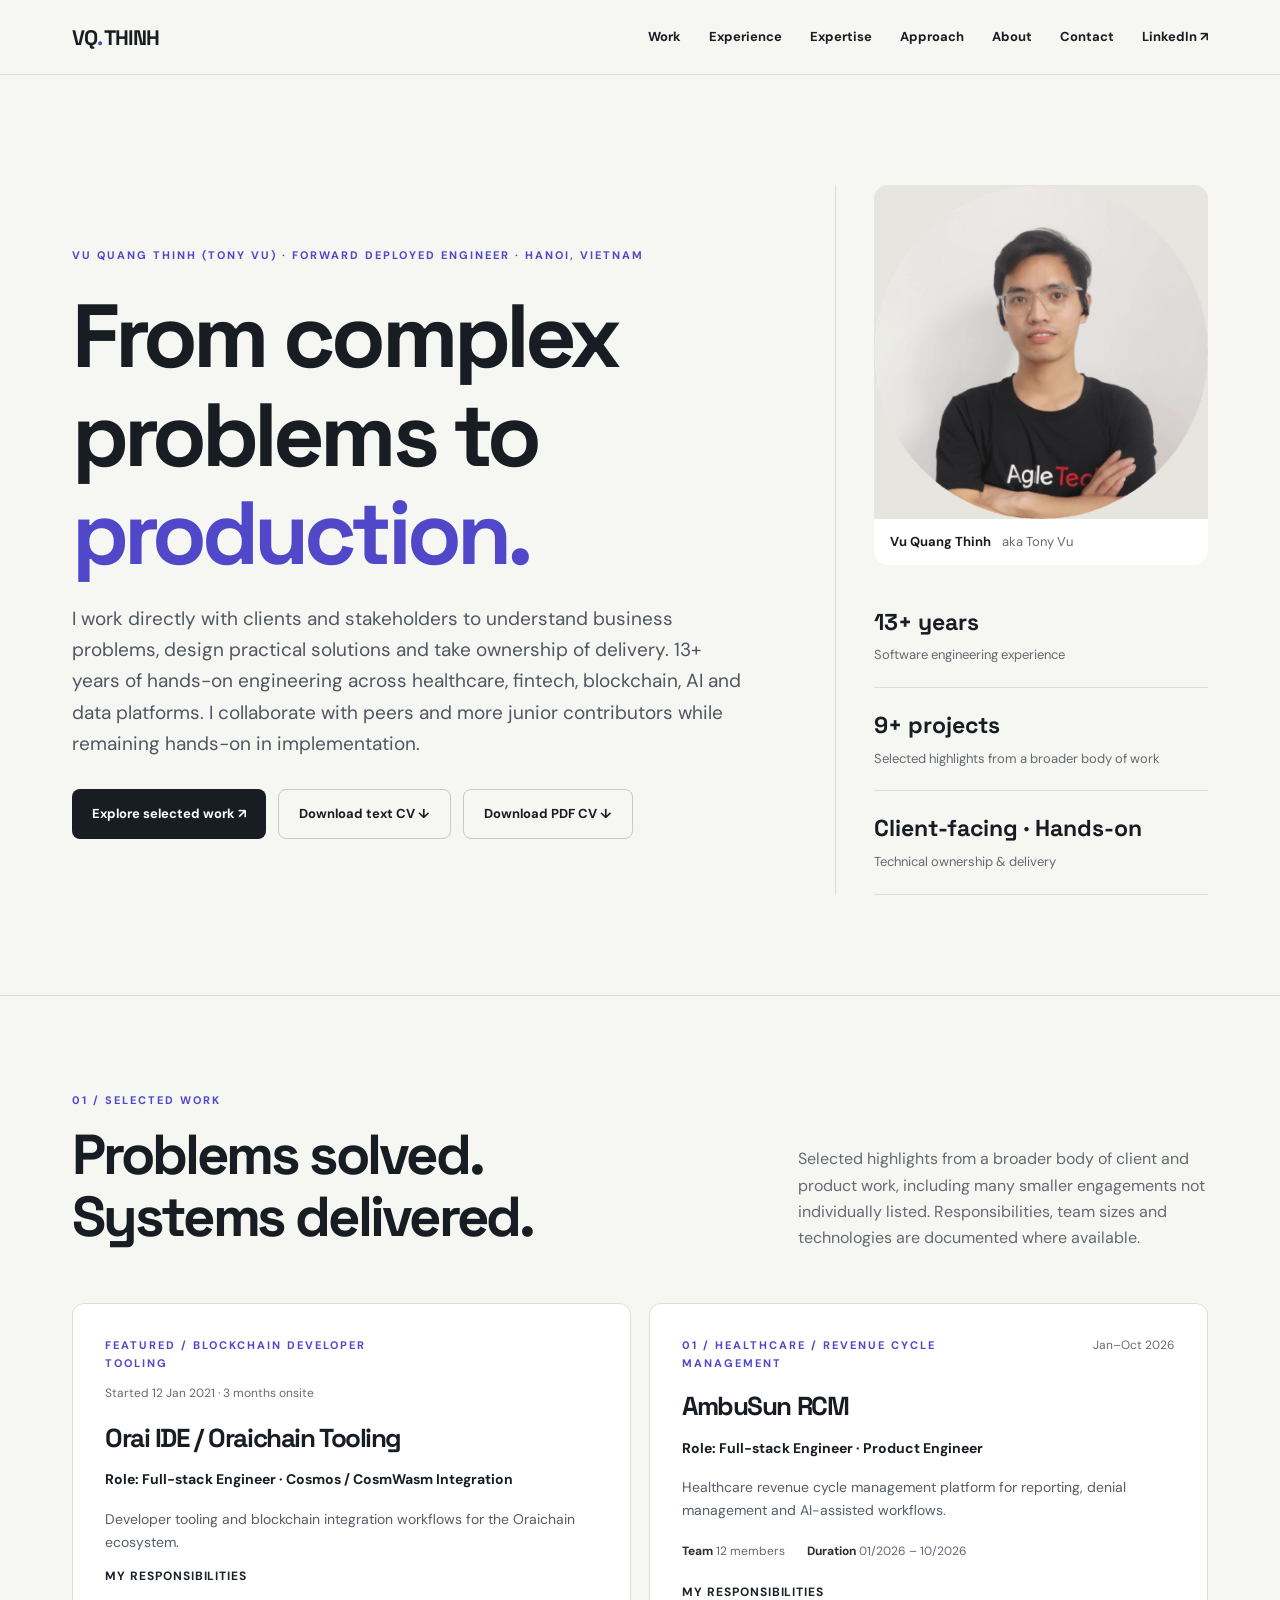
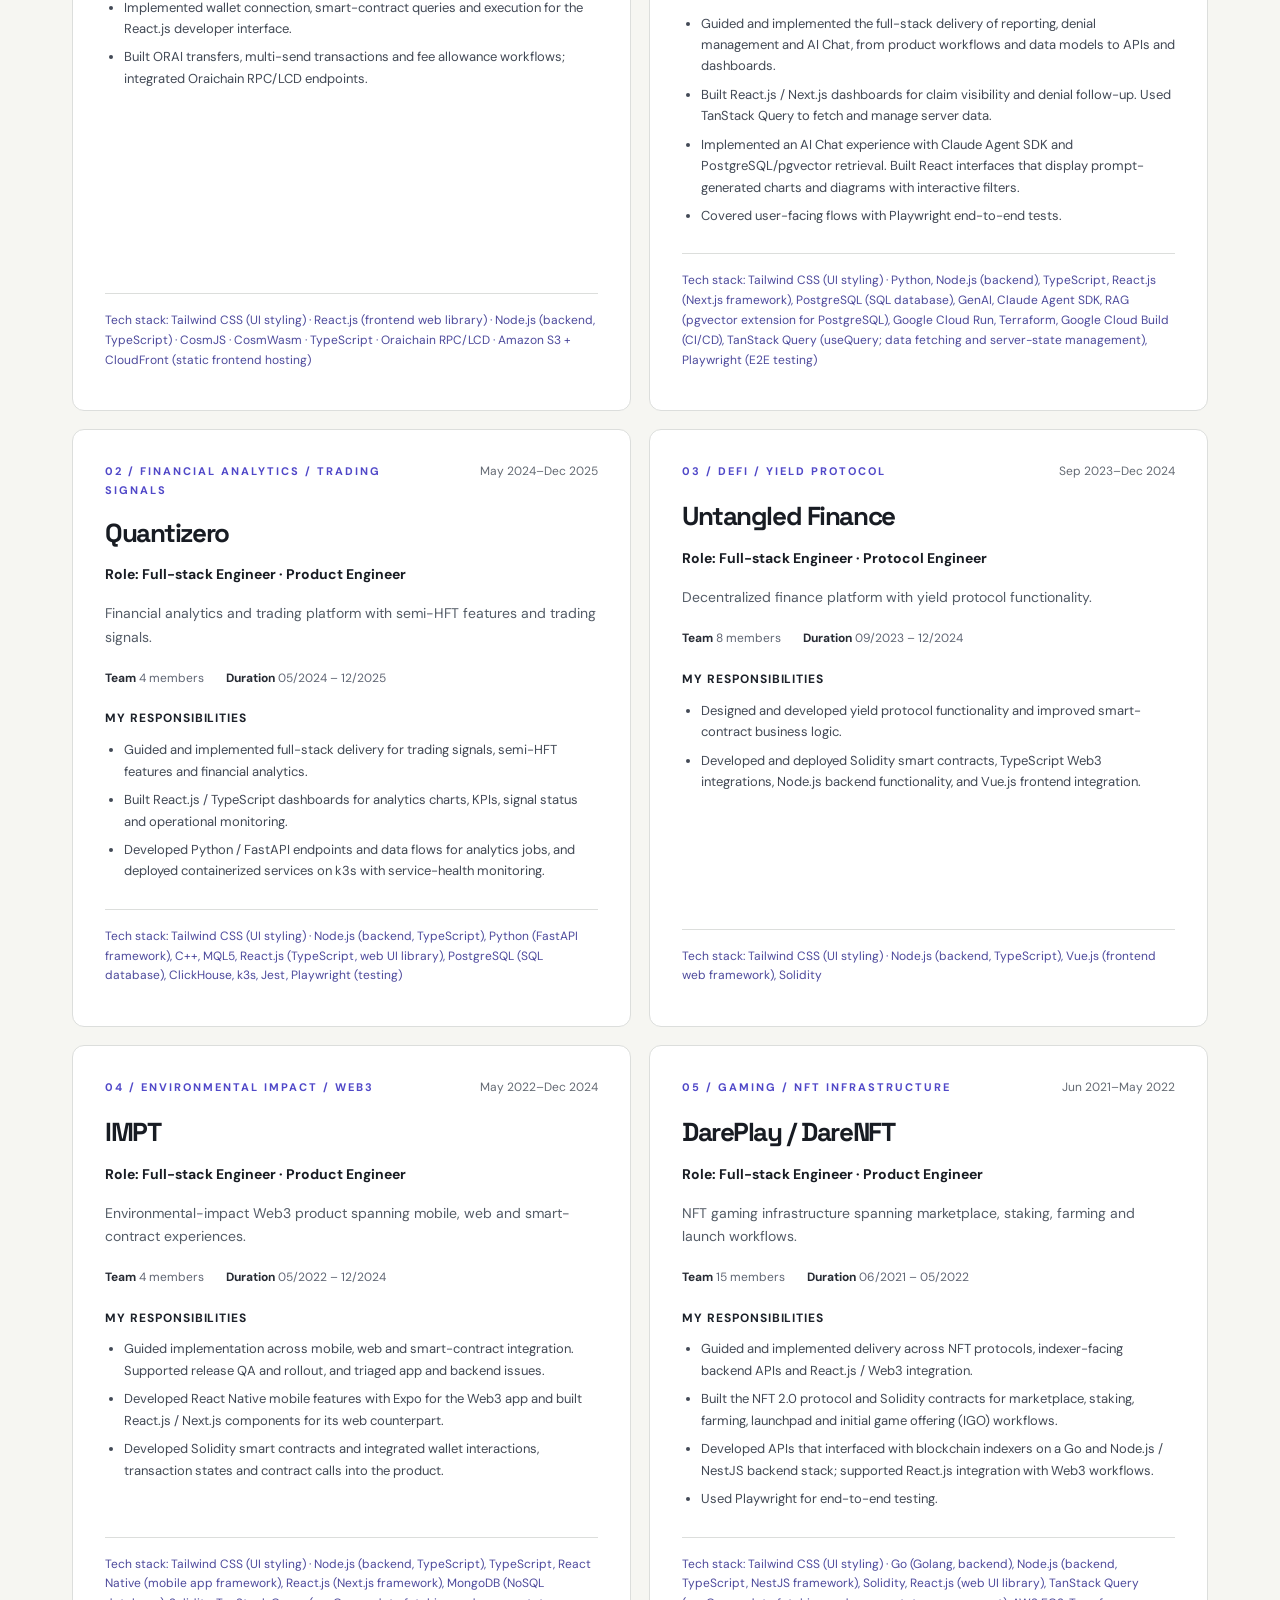
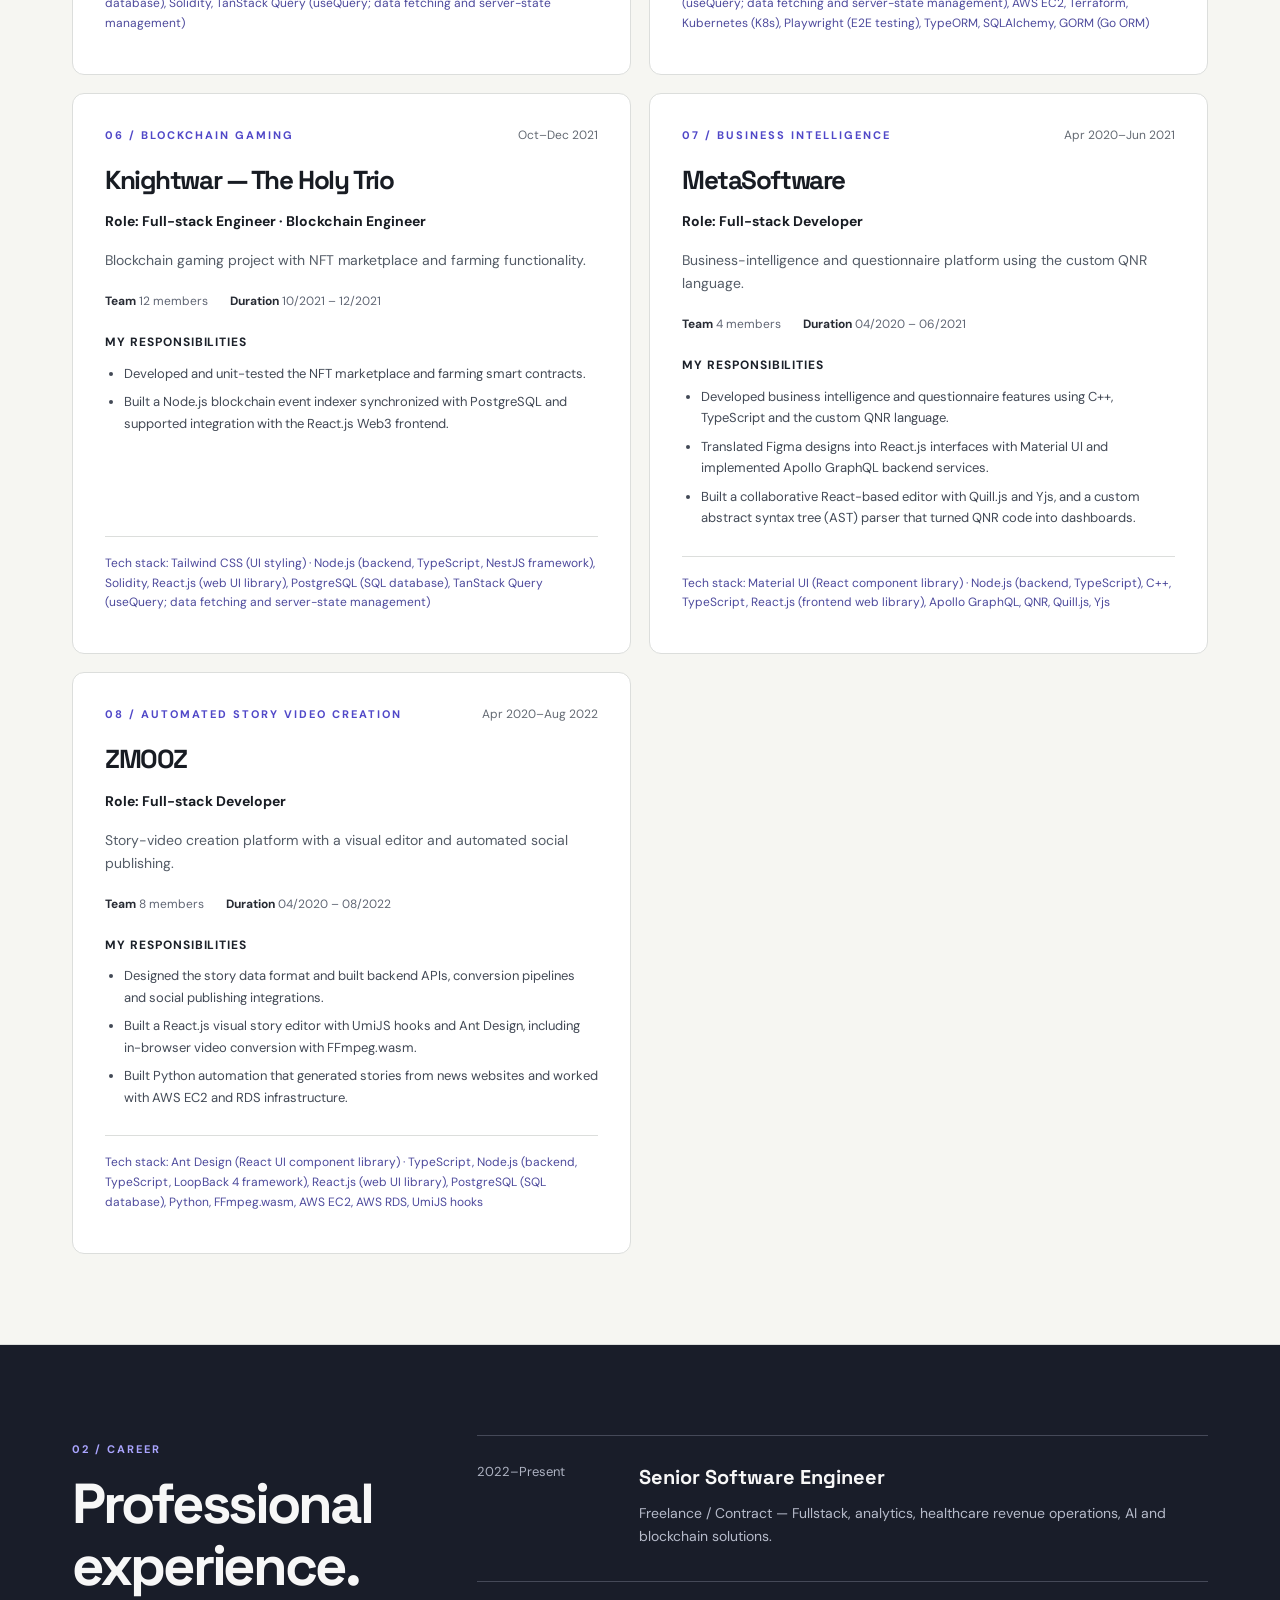
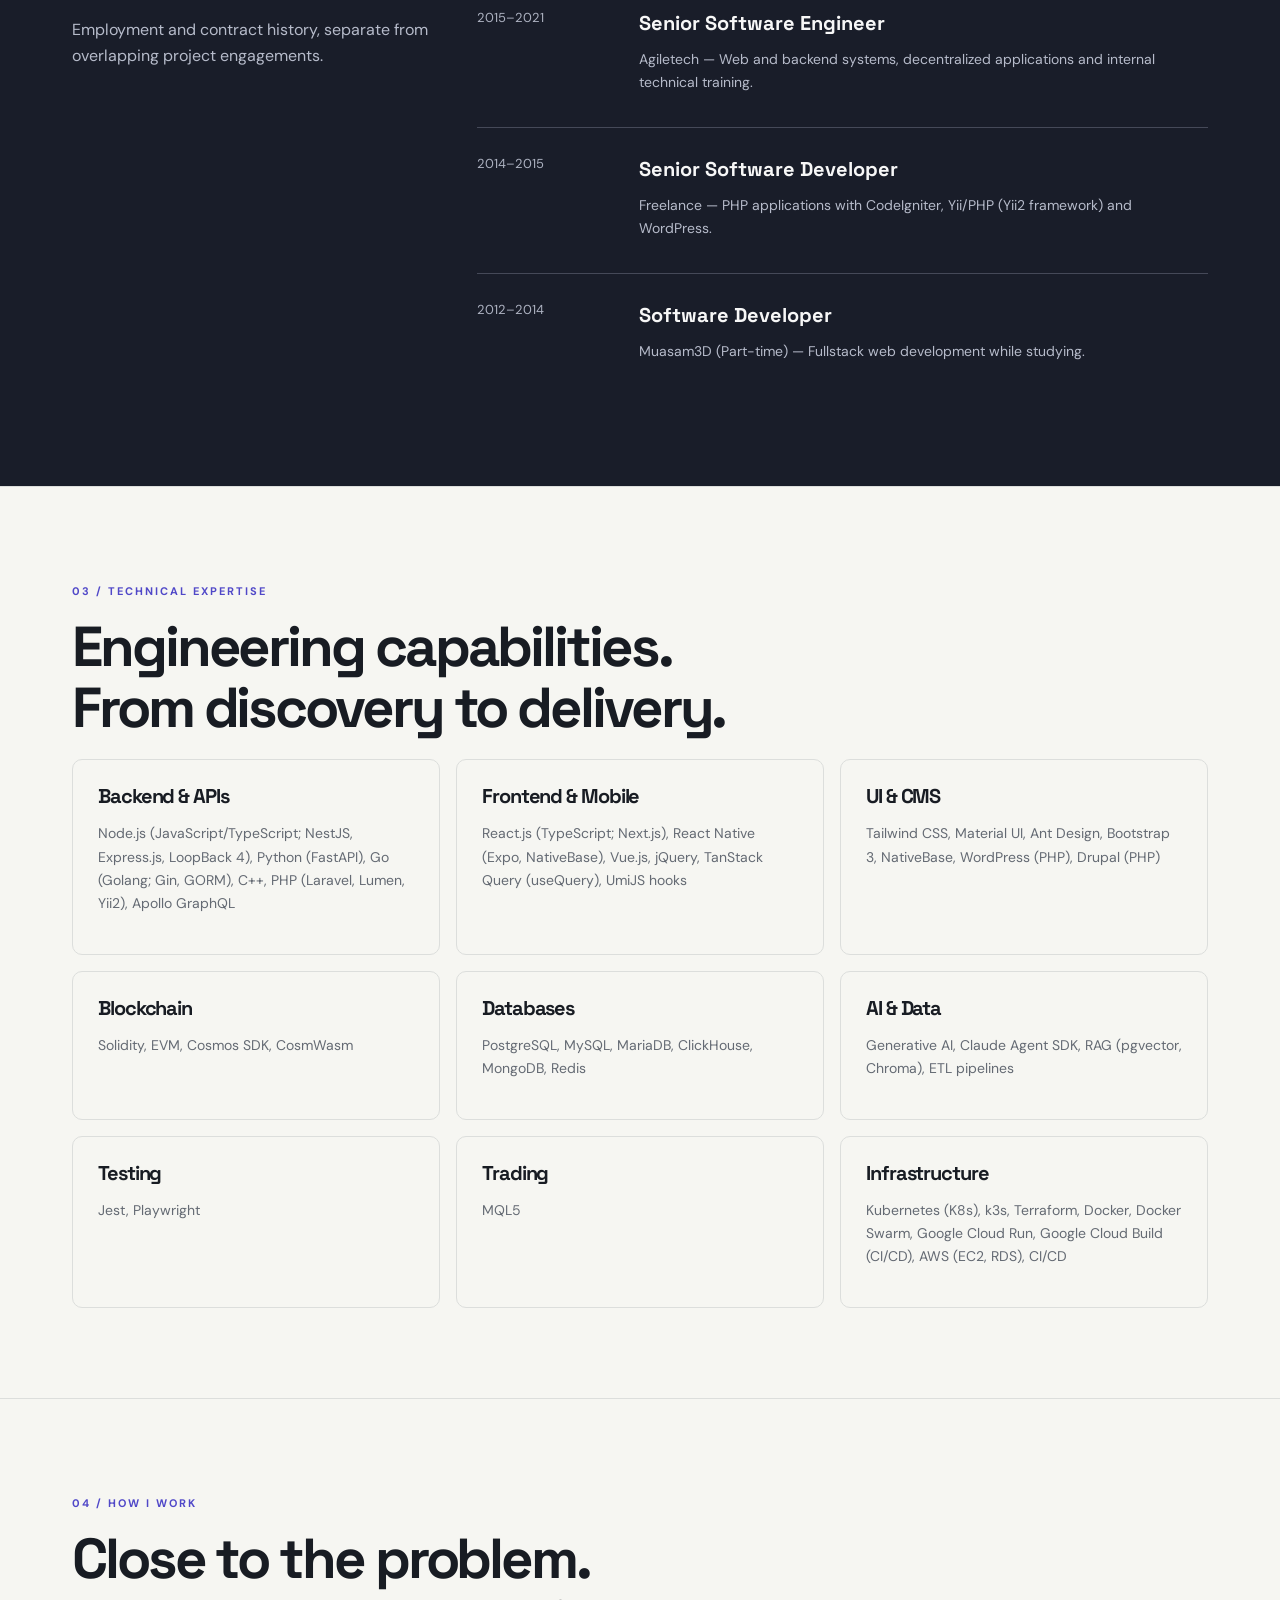
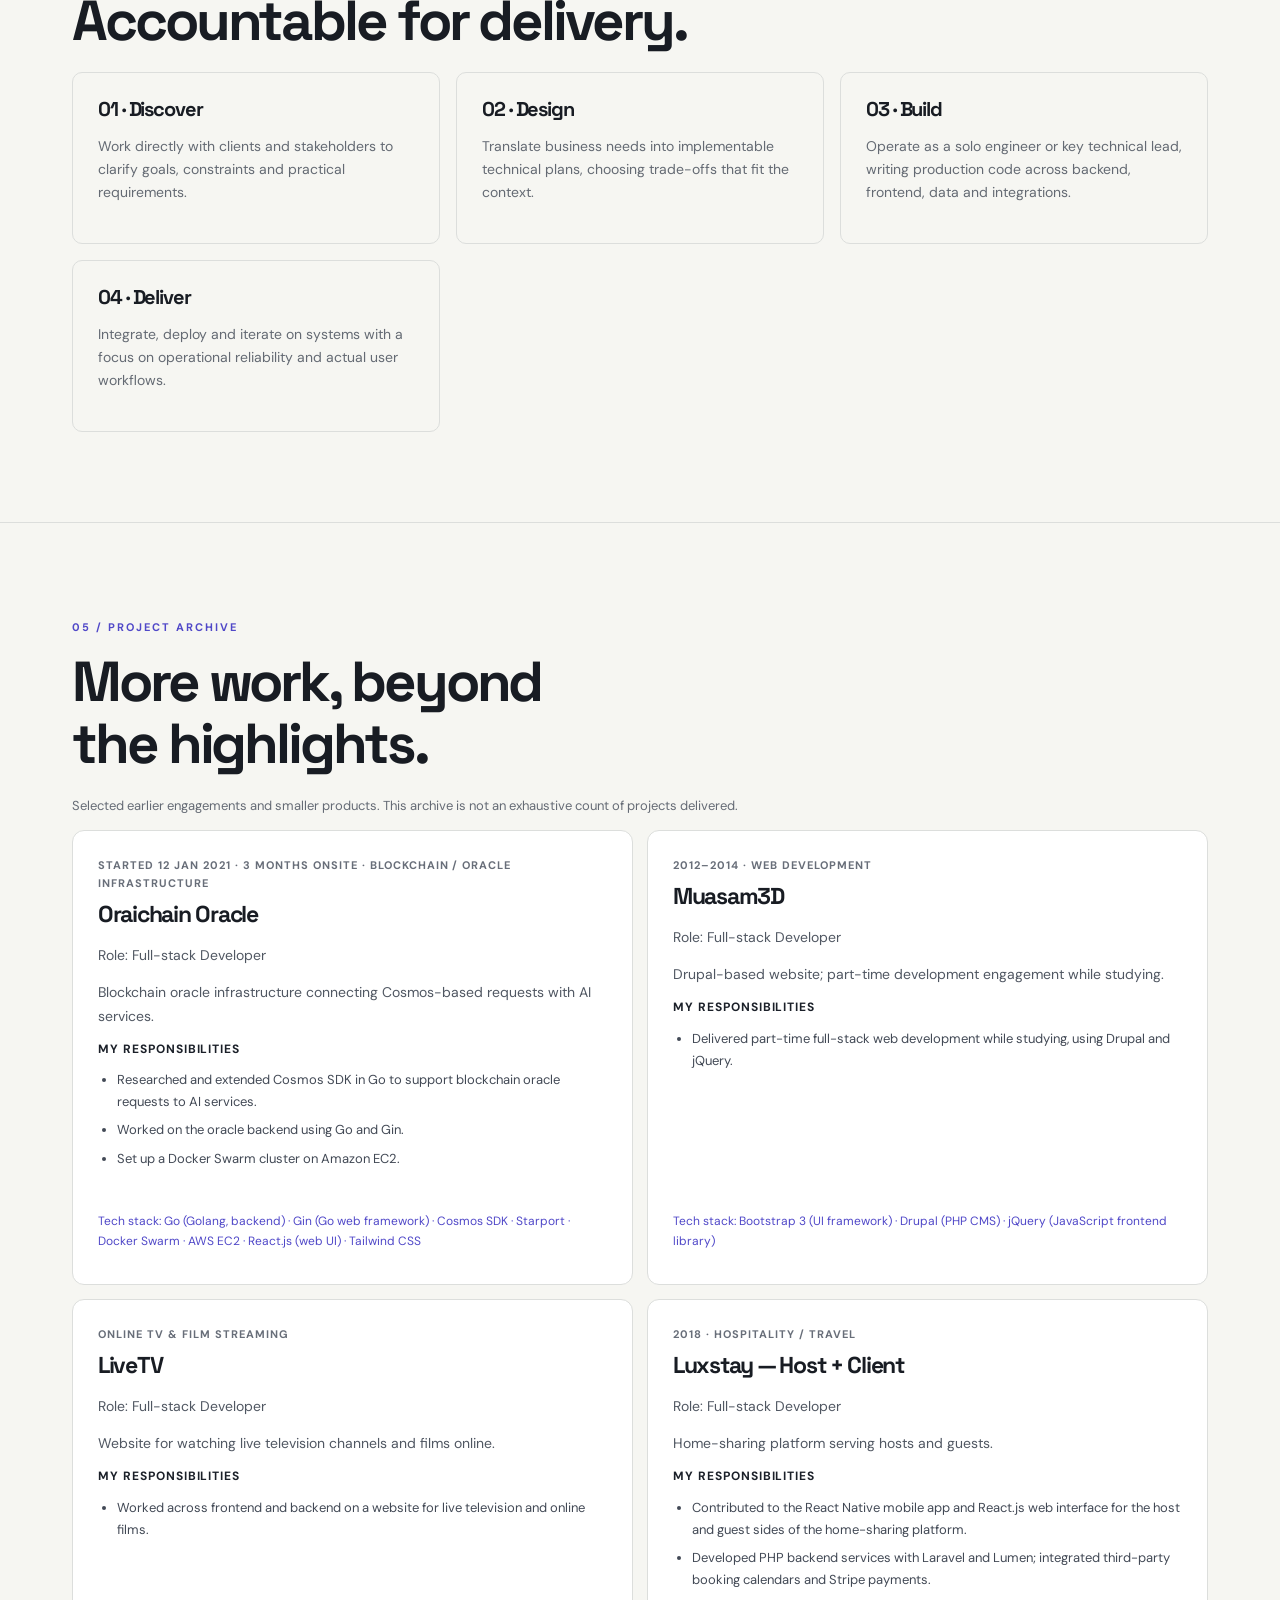
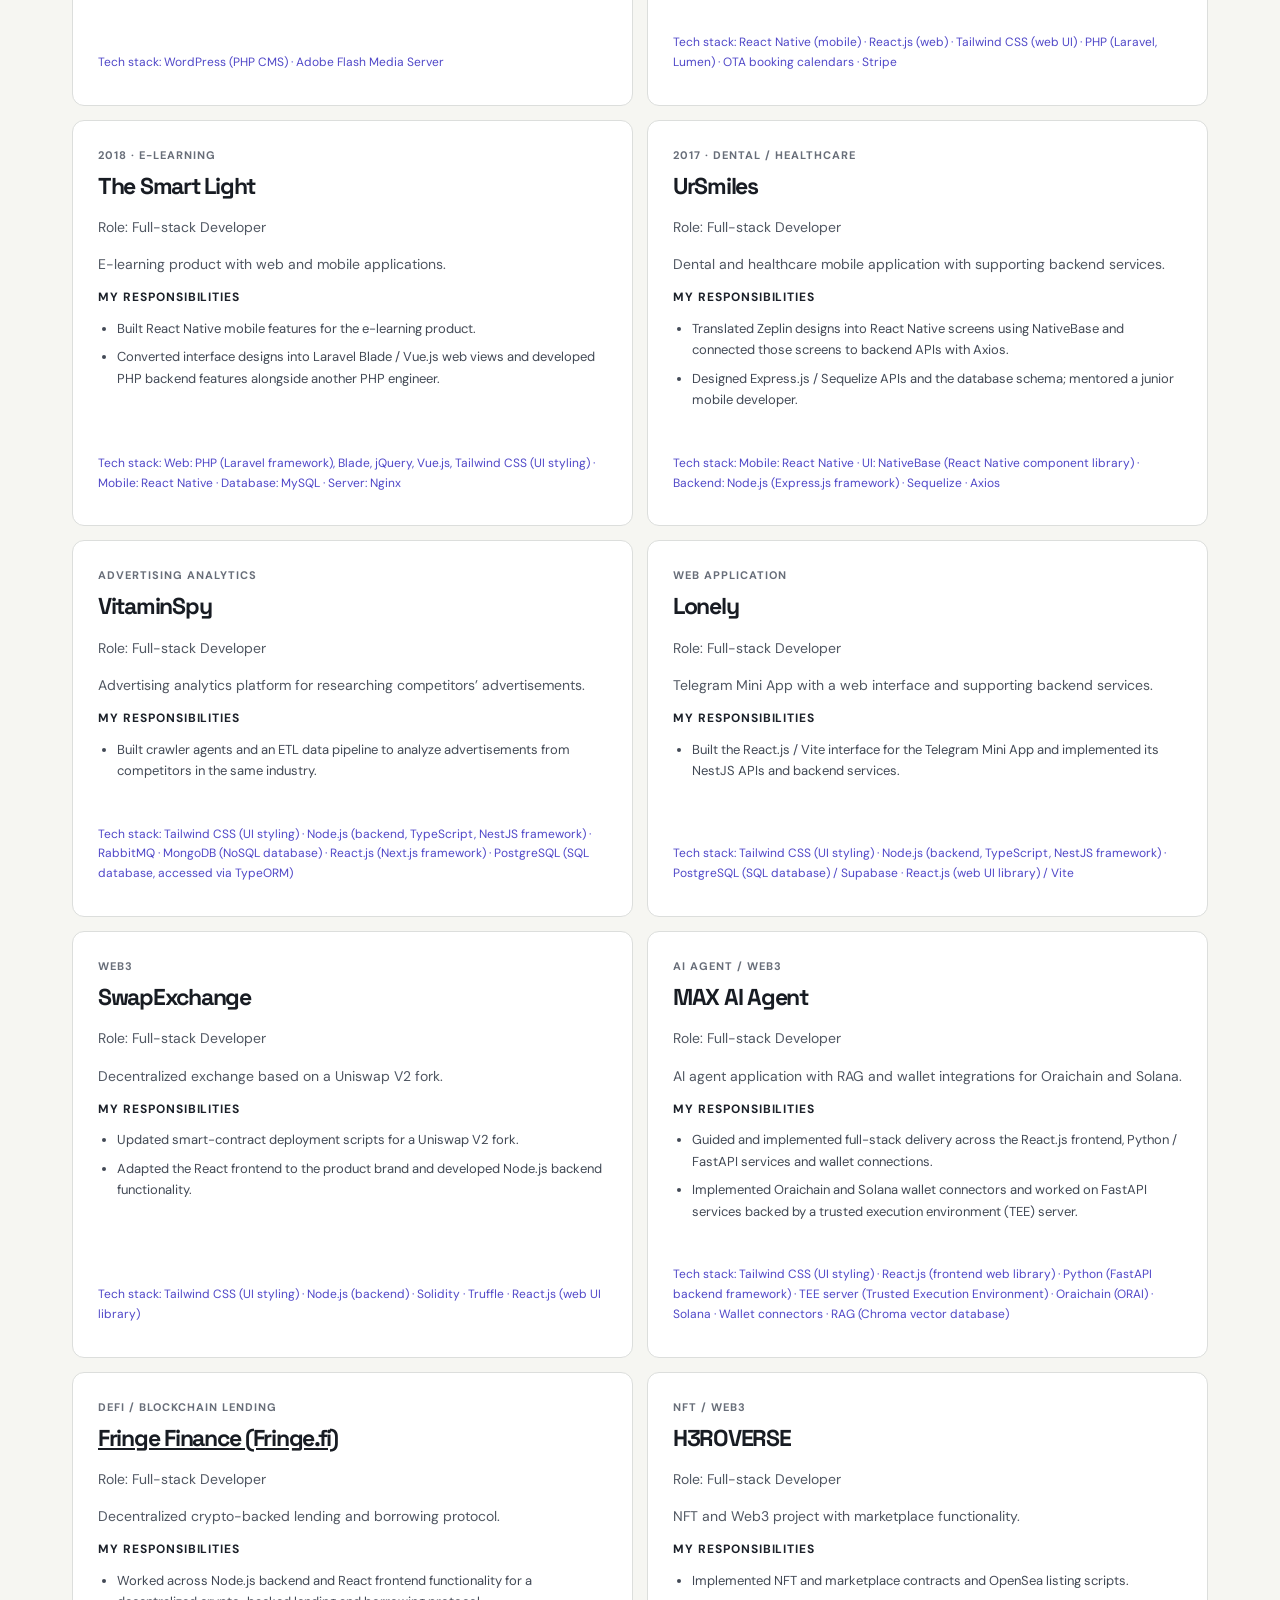
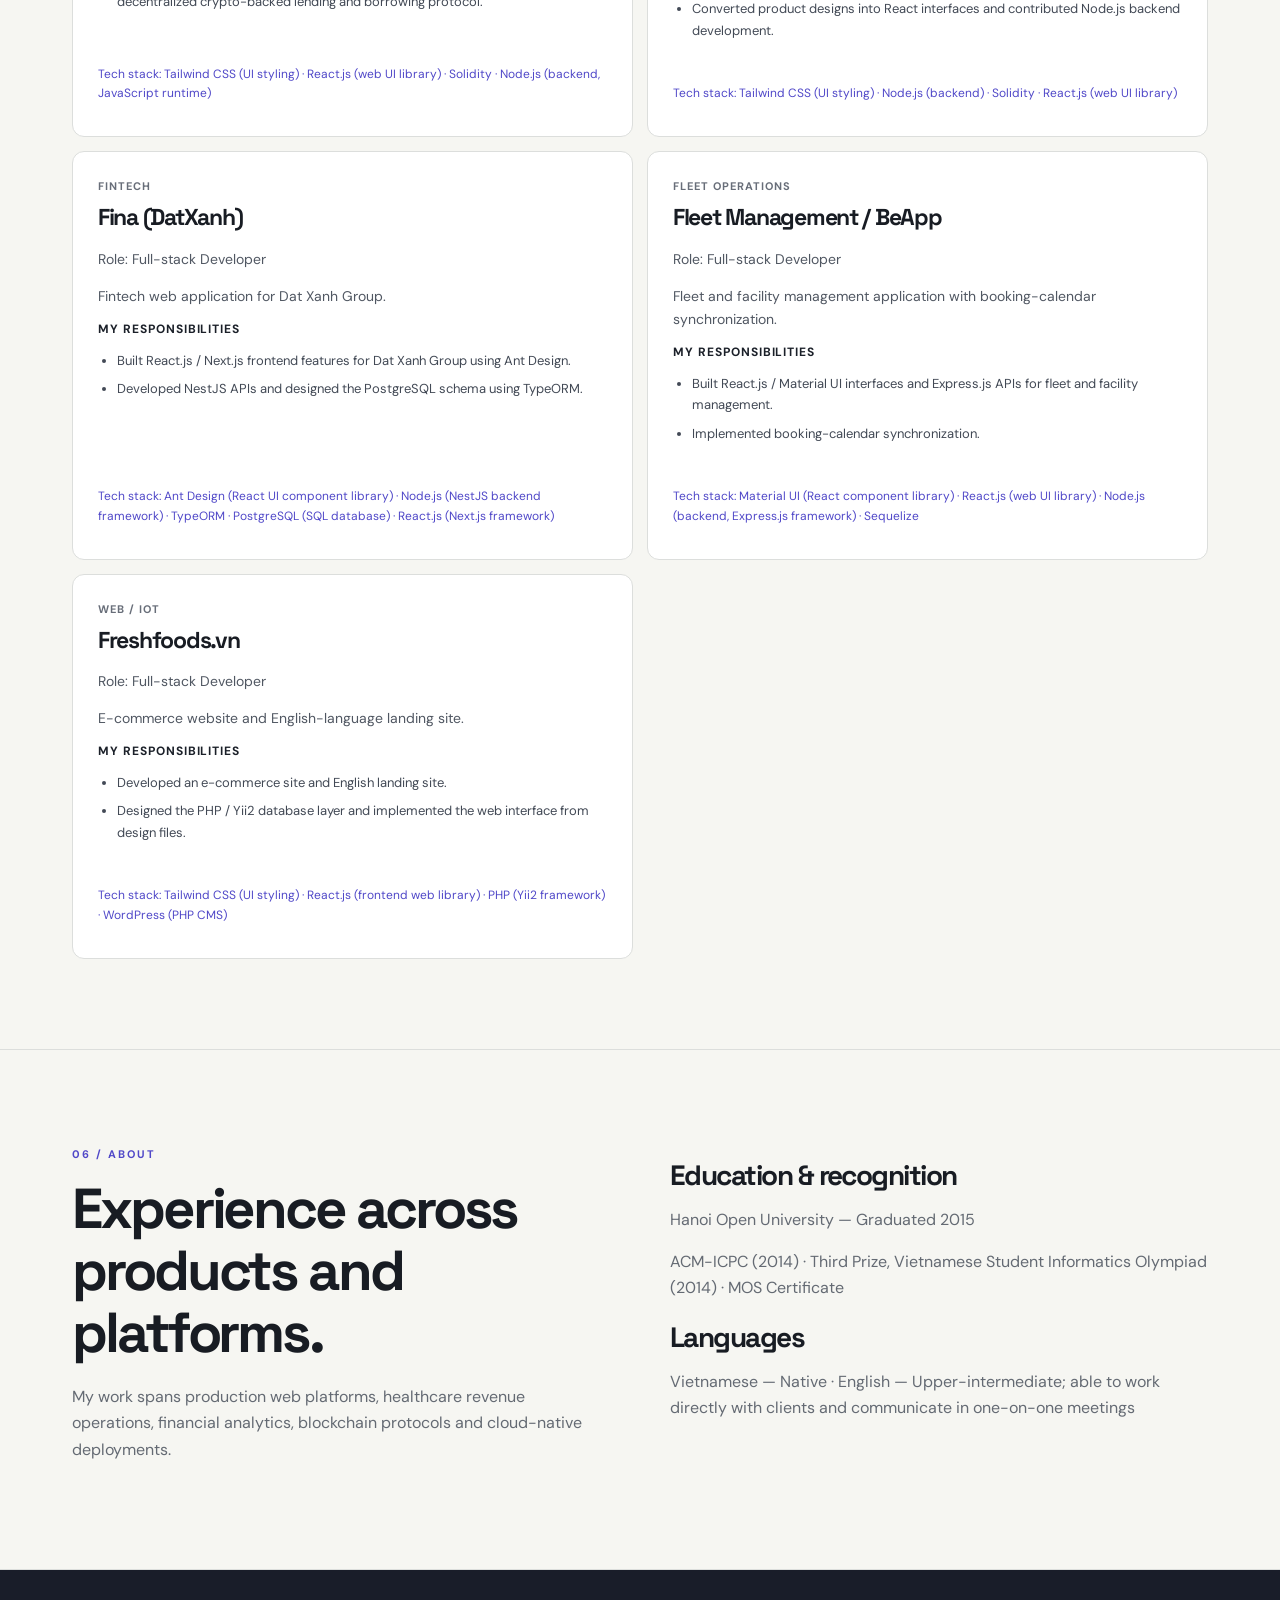
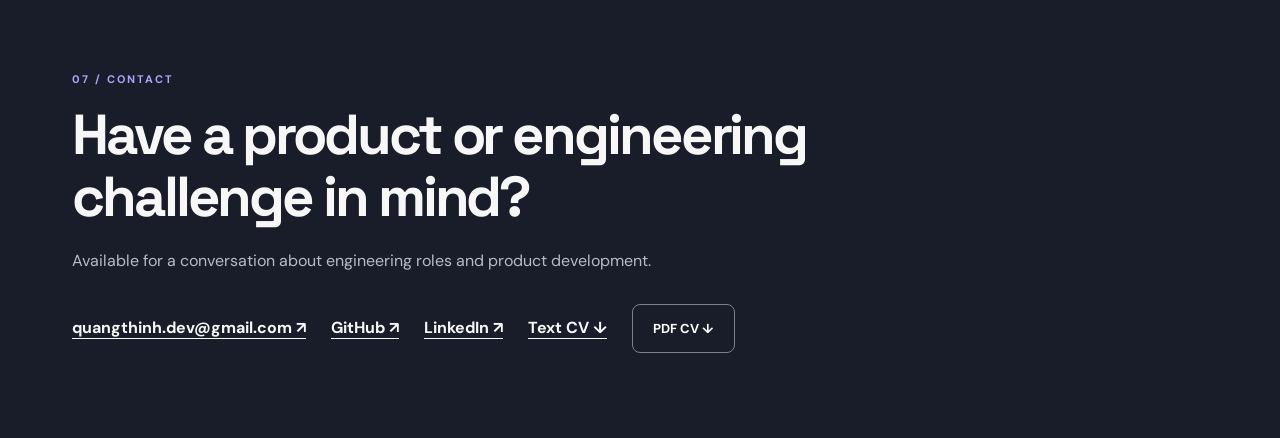
<file: resume.html>
<!doctype html><html lang="en"><head><meta charset="utf-8"><meta name="viewport" content="width=device-width,initial-scale=1"><title>Vu Quang Thinh | Portfolio</title><link rel="canonical" href="https://vuquangthinh.github.io/"><meta http-equiv="refresh" content="0;url=/"></head><body><p>This portfolio has moved to <a href="/">the main portfolio</a>. <a href="/assets/Tony_CV.pdf">Download the latest CV</a>.</p></body></html>
</file>
